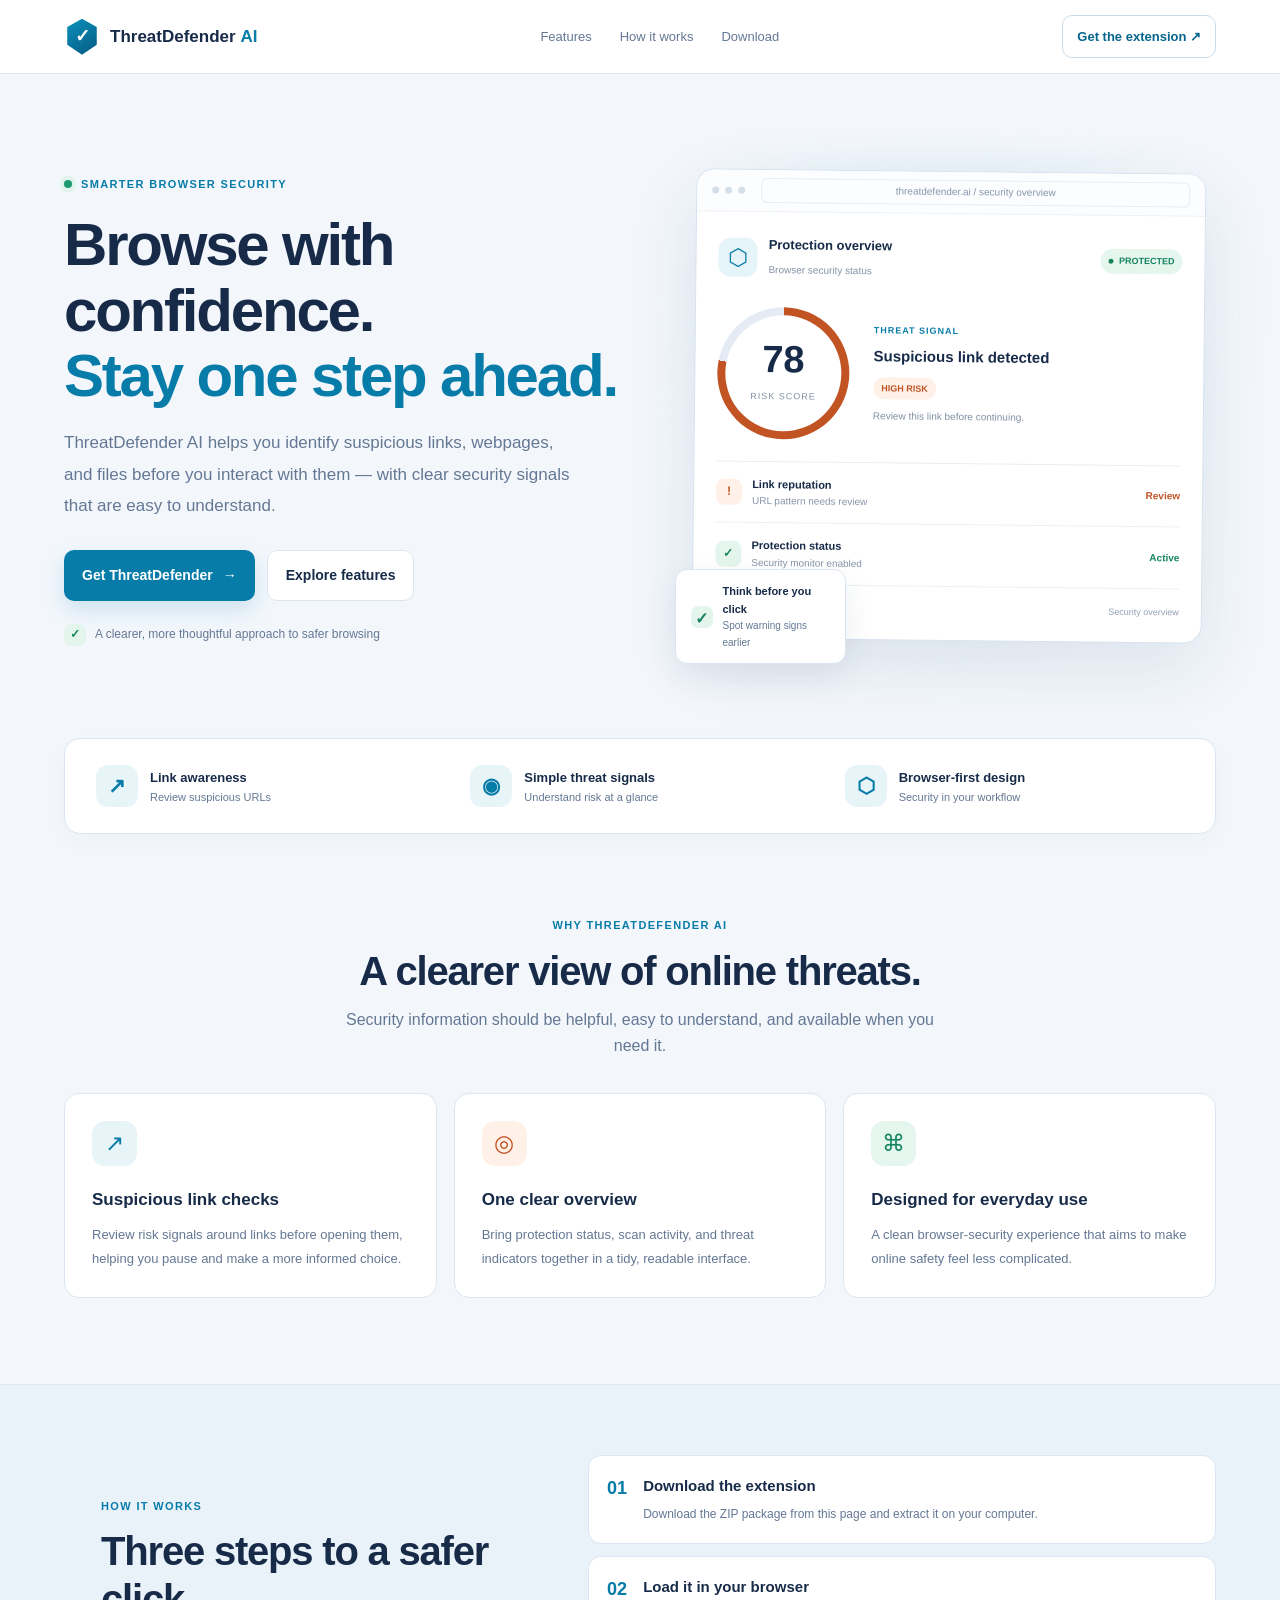
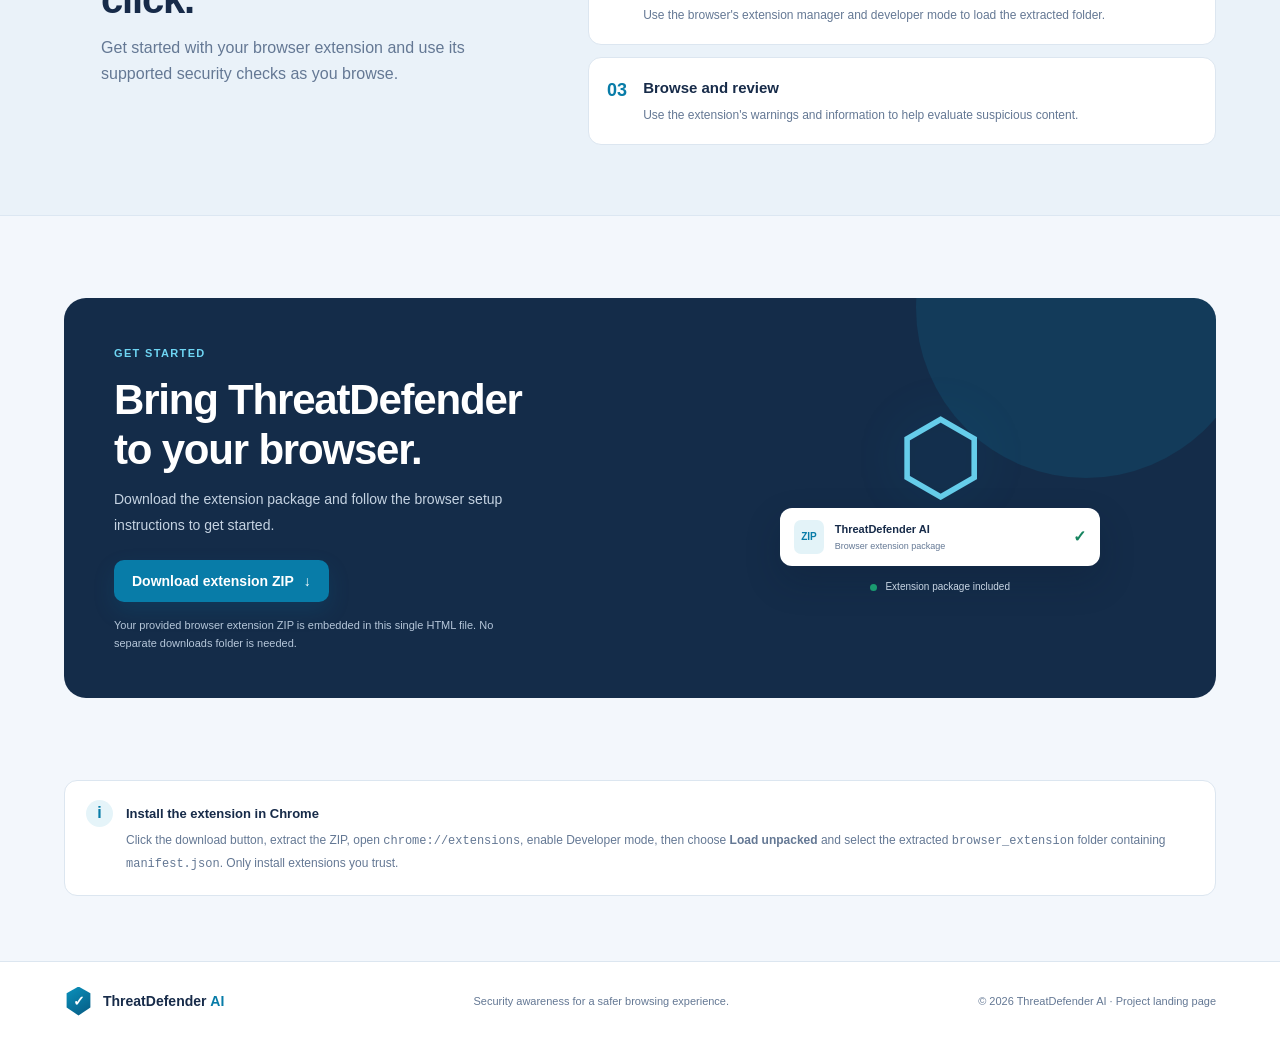
<file: ThreatDefender_AI_Landing_Page.html>
<!DOCTYPE html>
<html lang="en">
<head>
<meta charset="UTF-8"><meta name="viewport" content="width=device-width, initial-scale=1.0">
<meta name="description" content="ThreatDefender AI browser extension for clearer security signals and safer browsing.">
<title>ThreatDefender AI — Safer Browsing</title>
<style>
:root{--ink:#172b49;--muted:#647894;--blue:#087ca8;--blue2:#05668d;--line:#dce6f0;--bg:#f3f7fc;--green:#16845f;--orange:#c25424}*{box-sizing:border-box}html{scroll-behavior:smooth;scroll-padding-top:90px}body{margin:0;background:var(--bg);color:var(--ink);font-family:Inter,"Segoe UI",Arial,sans-serif;line-height:1.65}a{color:inherit;text-decoration:none}.wrap{width:min(1160px,90%);margin:auto}header{position:sticky;top:0;z-index:5;display:flex;align-items:center;justify-content:space-between;gap:20px;padding:15px 5%;background:#ffffffed;border-bottom:1px solid var(--line);backdrop-filter:blur(12px)}.brand{display:flex;align-items:center;gap:10px;font-weight:850;font-size:17px;white-space:nowrap}.brand b{color:var(--blue)}.mark{display:grid;place-items:center;width:36px;height:36px;color:#fff;background:linear-gradient(145deg,#0a94bf,#07577f);clip-path:polygon(50% 0,91% 23%,91% 72%,50% 100%,9% 72%,9% 23%);font-size:18px}.nav{display:flex;gap:6px;align-items:center}.nav a{padding:8px 11px;border-radius:9px;color:var(--muted);font-size:13px}.nav a:hover{background:#e8f4f8;color:var(--blue2)}.top-cta{padding:10px 14px;border:1px solid #c9dce9;border-radius:10px;color:var(--blue2);font-size:13px;font-weight:750;white-space:nowrap}.hero{display:grid;grid-template-columns:1.03fr .97fr;align-items:center;gap:52px;padding:82px 0 74px}.eyebrow{display:flex;align-items:center;gap:9px;color:var(--blue);font-size:11px;font-weight:850;letter-spacing:1.35px}.dot{display:inline-block;width:8px;height:8px;background:#1a9b70;border-radius:50%;box-shadow:0 0 0 4px #e0f4ec}h1,h2,h3,p{margin-top:0}h1{font-size:clamp(38px,5vw,60px);line-height:1.09;letter-spacing:-2.2px;margin:19px 0}h1 span{color:var(--blue)}.lead{max-width:520px;color:var(--muted);font-size:17px;line-height:1.85;margin-bottom:28px}.actions{display:flex;gap:12px;flex-wrap:wrap}.btn{display:inline-flex;justify-content:center;align-items:center;gap:10px;padding:13px 18px;border-radius:10px;font-size:14px;font-weight:750;transition:.2s;border:0;cursor:pointer}.btn:hover{transform:translateY(-2px)}.primary{background:var(--blue);color:#fff;box-shadow:0 9px 22px #087ca82a}.primary:hover{background:var(--blue2)}.secondary{background:#fff;border:1px solid var(--line)}.privacy{display:flex;align-items:center;gap:9px;color:var(--muted);font-size:12px;margin-top:23px}.check{display:inline-grid;place-items:center;flex:0 0 22px;height:22px;border-radius:7px;color:var(--green);background:#e3f5ec;font-weight:900}.visual{position:relative;padding:15px 4px 23px}.visual:before{content:"";position:absolute;inset:0;background:radial-gradient(ellipse at 50% 40%,#d5edf5 0,#e7f1f8 44%,transparent 74%);filter:blur(12px)}.dashboard{position:relative;max-width:510px;margin:auto;overflow:hidden;background:white;border:1px solid #d7e3ef;border-radius:18px;box-shadow:0 25px 70px #1b3a5b1a;transform:rotate(.6deg)}.browserbar{height:42px;display:flex;align-items:center;gap:6px;padding:0 15px;background:#fbfdff;border-bottom:1px solid #edf2f7}.browserbar i{width:7px;height:7px;border-radius:50%;background:#d4dfea}.address{flex:1;margin-left:10px;padding:3px 10px;border:1px solid #e5edf4;border-radius:6px;text-align:center;color:#8796a9;font-size:10px}.dash-inner{padding:22px}.dash-title{display:flex;align-items:center;gap:11px}.shield{display:grid;place-items:center;width:39px;height:39px;border-radius:12px;color:var(--blue);background:#e5f4f9;font-size:23px}.dash-title strong{display:block;font-size:13px}.dash-title small{color:#8493a7;font-size:10px}.pill{margin-left:auto;color:var(--green);background:#e4f6ed;border-radius:30px;padding:5px 8px;font-size:9px;font-weight:850}.pill:before{content:"";display:inline-block;width:5px;height:5px;margin-right:5px;background:var(--green);border-radius:50%}.risk{display:grid;grid-template-columns:138px 1fr;align-items:center;gap:18px;padding:25px 0 22px;border-bottom:1px solid #e8eef5}.gauge{width:132px;height:132px;display:grid;place-items:center;position:relative;border-radius:50%;background:conic-gradient(var(--orange) 0 78%,#e4ebf4 78% 100%)}.gauge:before{content:"";position:absolute;inset:8px;background:#fff;border-radius:50%}.gauge div{position:relative;text-align:center}.gauge strong{display:block;font-size:38px;line-height:1.15}.gauge small{color:#8492a5;font-size:9px;letter-spacing:1px}.signal{color:var(--blue);font-size:9px;font-weight:850;letter-spacing:1px}.risk h3{font-size:15px;line-height:1.4;margin:7px 0}.danger{display:inline-block;color:var(--orange);background:#fff0e8;border-radius:30px;padding:4px 8px;font-size:9px;font-weight:850}.risk p{margin:9px 0 0;color:#8190a4;font-size:10px}.scan{display:flex;align-items:center;gap:10px;padding:13px 0;border-bottom:1px solid #edf1f6}.scan-icon{display:grid;place-items:center;width:26px;height:26px;flex:0 0 26px;border-radius:8px;color:var(--orange);background:#fff0e8;font-size:12px;font-weight:900}.scan-icon.ok{color:var(--green);background:#e4f6ed}.scan strong{display:block;font-size:11px}.scan small{display:block;color:#8795a8;font-size:10px}.scan-status{margin-left:auto;color:var(--orange);font-size:10px;font-weight:800}.scan-status.ok{color:var(--green)}.dash-foot{display:flex;justify-content:space-between;gap:10px;padding-top:16px;color:#91a0b2;font-size:9px}.float-card{position:absolute;bottom:0;left:-8px;display:flex;align-items:center;gap:10px;padding:12px 15px;background:#fff;border:1px solid var(--line);border-radius:12px;box-shadow:0 12px 32px #203d5b16}.float-card b,.float-card small{display:block}.float-card b{font-size:11px}.float-card small{color:var(--muted);font-size:10px}.highlights{display:grid;grid-template-columns:repeat(3,1fr);gap:15px;padding:21px;margin-bottom:82px;background:#fff;border:1px solid var(--line);border-radius:16px;box-shadow:0 8px 24px #243e5907}.highlight{display:flex;align-items:center;gap:12px;padding:5px 10px}.hi-icon{display:grid;place-items:center;width:42px;height:42px;flex:0 0 42px;border-radius:12px;color:var(--blue);background:#e7f4f8;font-size:21px;font-weight:800}.highlight strong,.highlight small{display:block}.highlight strong{font-size:13px}.highlight small{color:var(--muted);font-size:11px}.section{padding-bottom:86px}.section-head{max-width:610px;margin:0 auto 34px;text-align:center}.section-head .eyebrow{justify-content:center}h2{margin:12px 0;font-size:clamp(29px,3.2vw,40px);line-height:1.2;letter-spacing:-1.2px}.section-head p,.how-copy p{color:var(--muted)}.features{display:grid;grid-template-columns:repeat(3,1fr);gap:17px}.feature{padding:27px;background:#fff;border:1px solid var(--line);border-radius:15px;transition:.2s}.feature:hover{transform:translateY(-4px);box-shadow:0 14px 30px #203d5b0d}.feature-icon{display:grid;place-items:center;width:45px;height:45px;margin-bottom:20px;border-radius:13px;background:#e7f4f8;color:var(--blue);font-size:23px}.feature:nth-child(2) .feature-icon{background:#fff0e8;color:var(--orange)}.feature:nth-child(3) .feature-icon{background:#e4f6ed;color:var(--green)}.feature h3{margin-bottom:9px;font-size:17px}.feature p{margin:0;color:var(--muted);font-size:13px;line-height:1.8}.how{display:grid;grid-template-columns:.85fr 1.15fr;align-items:center;gap:60px;padding:70px 5%;background:#eaf2f9;border-block:1px solid #dce7f2}.how-copy{max-width:390px}.steps{display:grid;gap:12px}.step{display:flex;gap:16px;padding:18px;background:#fff;border:1px solid #dce6f0;border-radius:13px}.step-num{color:var(--blue);font-size:18px;font-weight:850}.step h3{margin:0 0 5px;font-size:15px}.step p{margin:0;color:var(--muted);font-size:12px;line-height:1.75}.download{padding:82px 0}.download-card{display:grid;grid-template-columns:1fr .8fr;align-items:center;gap:36px;overflow:hidden;position:relative;padding:46px 50px;color:#fff;background:#142c49;border-radius:22px}.download-card:after{content:"";position:absolute;width:340px;height:340px;top:-160px;right:-40px;border-radius:50%;background:#0d8db528}.download-copy{position:relative;z-index:1}.download-copy .eyebrow{color:#6ed5f3}.download-copy h2{font-size:clamp(30px,3.4vw,42px)}.download-copy p{max-width:440px;color:#c5d3e2;font-size:14px;line-height:1.8}.download-copy .btn{margin-top:8px}.hint{display:block;max-width:410px;margin-top:14px;color:#b6c7da;font-size:11px}.download-art{position:relative;z-index:1;display:flex;flex-direction:column;align-items:center;justify-content:center;min-height:220px}.big-shield{color:#66cdea;font-size:100px;line-height:1.1;text-shadow:0 0 48px #13a1cf45}.file-card{display:flex;align-items:center;gap:11px;width:min(100%,320px);margin-top:-3px;padding:12px 14px;color:var(--ink);background:#fff;border-radius:12px;box-shadow:0 15px 35px #081a2b35}.zip-tag{padding:9px 7px;color:var(--blue);background:#e3f3f8;border-radius:7px;font-size:10px;font-weight:900}.file-card b,.file-card small{display:block}.file-card b{font-size:11px}.file-card small{color:var(--muted);font-size:9px}.file-check{margin-left:auto;color:var(--green);font-weight:900}.ready{display:flex;align-items:center;gap:8px;margin-top:13px;color:#cad7e5;font-size:10px}.ready .dot{width:7px;height:7px;box-shadow:none}.notice{display:flex;align-items:flex-start;gap:13px;margin-bottom:65px;padding:19px 21px;background:#fff;border:1px solid var(--line);border-radius:13px}.info{display:grid;place-items:center;width:27px;height:27px;flex:0 0 27px;border-radius:50%;color:var(--blue);background:#e5f4f9;font-weight:900}.notice strong{font-size:13px}.notice p{margin:4px 0 0;color:var(--muted);font-size:12px;line-height:1.8}footer{display:flex;align-items:center;justify-content:space-between;flex-wrap:wrap;gap:15px;padding:25px 5%;background:#fff;border-top:1px solid var(--line);color:var(--muted);font-size:11px}footer p{margin:0}footer .brand{color:var(--ink);font-size:14px}footer .mark{width:29px;height:29px;font-size:14px}
@media(max-width:900px){header{flex-wrap:wrap;gap:12px}.nav{order:3;width:100%;justify-content:center}.hero{gap:28px;padding:60px 0}.risk{grid-template-columns:110px 1fr;gap:12px}.gauge{width:108px;height:108px}.gauge strong{font-size:32px}.dash-inner{padding:17px}.how{gap:30px}.download-card{padding:36px 30px}}@media(max-width:650px){header{position:static;padding:14px 5%}.brand{font-size:15px}.nav{justify-content:flex-start;overflow-x:auto}.nav a{white-space:nowrap;padding:7px 9px}.top-cta{margin-left:auto;font-size:11px;padding:8px 10px}.hero{grid-template-columns:1fr;padding:48px 0 55px}h1{letter-spacing:-1.6px}.lead{font-size:15px}.visual{margin-top:8px;padding-inline:2px}.float-card{left:0}.highlights{grid-template-columns:1fr;gap:8px;margin-bottom:60px;padding:15px}.highlight{padding:5px}.section{padding-bottom:62px}.features{grid-template-columns:1fr}.feature{padding:23px}.how{grid-template-columns:1fr;gap:22px;padding-block:52px}.download{padding:58px 0}.download-card{grid-template-columns:1fr;padding:31px 22px;gap:15px}.download-art{min-height:185px}.notice{margin-bottom:45px;padding:15px}footer{display:grid;gap:10px}}@media(prefers-reduced-motion:reduce){html{scroll-behavior:auto}*,*:before,*:after{transition:none!important}}
</style>
</head>
<body>
<header><a class="brand" href="#top"><span class="mark">✓</span><span>ThreatDefender <b>AI</b></span></a><nav class="nav" aria-label="Main navigation"><a href="#features">Features</a><a href="#how">How it works</a><a href="#download">Download</a></nav><a class="top-cta" href="#download">Get the extension ↗</a></header>
<main id="top">
<section class="hero wrap"><div><div class="eyebrow"><span class="dot"></span> SMARTER BROWSER SECURITY</div><h1>Browse with confidence.<br><span>Stay one step ahead.</span></h1><p class="lead">ThreatDefender AI helps you identify suspicious links, webpages, and files before you interact with them — with clear security signals that are easy to understand.</p><div class="actions"><a class="btn primary" href="#download">Get ThreatDefender <span>→</span></a><a class="btn secondary" href="#features">Explore features</a></div><div class="privacy"><span class="check">✓</span> A clearer, more thoughtful approach to safer browsing</div></div>
<div class="visual" aria-label="Illustrative security dashboard preview"><div class="dashboard"><div class="browserbar"><i></i><i></i><i></i><div class="address">threatdefender.ai / security overview</div></div><div class="dash-inner"><div class="dash-title"><span class="shield">⬡</span><div><strong>Protection overview</strong><small>Browser security status</small></div><span class="pill">PROTECTED</span></div><div class="risk"><div class="gauge"><div><strong>78</strong><small>RISK SCORE</small></div></div><div><div class="signal">THREAT SIGNAL</div><h3>Suspicious link detected</h3><span class="danger">HIGH RISK</span><p>Review this link before continuing.</p></div></div><div class="scan"><span class="scan-icon">!</span><div><strong>Link reputation</strong><small>URL pattern needs review</small></div><span class="scan-status">Review</span></div><div class="scan"><span class="scan-icon ok">✓</span><div><strong>Protection status</strong><small>Security monitor enabled</small></div><span class="scan-status ok">Active</span></div><div class="dash-foot"><span>ThreatDefender AI</span><span>Security overview</span></div></div></div><div class="float-card"><span class="check">✓</span><div><b>Think before you click</b><small>Spot warning signs earlier</small></div></div></div></section>
<section class="highlights wrap"><div class="highlight"><span class="hi-icon">↗</span><div><strong>Link awareness</strong><small>Review suspicious URLs</small></div></div><div class="highlight"><span class="hi-icon">◉</span><div><strong>Simple threat signals</strong><small>Understand risk at a glance</small></div></div><div class="highlight"><span class="hi-icon">⬡</span><div><strong>Browser-first design</strong><small>Security in your workflow</small></div></div></section>
<section class="section wrap" id="features"><div class="section-head"><div class="eyebrow">WHY THREATDEFENDER AI</div><h2>A clearer view of online threats.</h2><p>Security information should be helpful, easy to understand, and available when you need it.</p></div><div class="features"><article class="feature"><div class="feature-icon">↗</div><h3>Suspicious link checks</h3><p>Review risk signals around links before opening them, helping you pause and make a more informed choice.</p></article><article class="feature"><div class="feature-icon">◎</div><h3>One clear overview</h3><p>Bring protection status, scan activity, and threat indicators together in a tidy, readable interface.</p></article><article class="feature"><div class="feature-icon">⌘</div><h3>Designed for everyday use</h3><p>A clean browser-security experience that aims to make online safety feel less complicated.</p></article></div></section>
<section class="how" id="how"><div class="how-copy wrap"><div class="eyebrow">HOW IT WORKS</div><h2>Three steps to a safer click.</h2><p>Get started with your browser extension and use its supported security checks as you browse.</p></div><div class="steps"><div class="step"><span class="step-num">01</span><div><h3>Download the extension</h3><p>Download the ZIP package from this page and extract it on your computer.</p></div></div><div class="step"><span class="step-num">02</span><div><h3>Load it in your browser</h3><p>Use the browser's extension manager and developer mode to load the extracted folder.</p></div></div><div class="step"><span class="step-num">03</span><div><h3>Browse and review</h3><p>Use the extension's warnings and information to help evaluate suspicious content.</p></div></div></div></section>
<section class="download wrap" id="download"><div class="download-card"><div class="download-copy"><div class="eyebrow">GET STARTED</div><h2>Bring ThreatDefender<br>to your browser.</h2><p>Download the extension package and follow the browser setup instructions to get started.</p><button class="btn primary" id="downloadBtn" type="button">Download extension ZIP <span>↓</span></button><small class="hint">Your provided browser extension ZIP is embedded in this single HTML file. No separate downloads folder is needed.</small></div><div class="download-art"><div class="big-shield">⬡</div><div class="file-card"><span class="zip-tag">ZIP</span><div><b>ThreatDefender AI</b><small>Browser extension package</small></div><span class="file-check">✓</span></div><div class="ready"><span class="dot"></span> Extension package included</div></div></div></section>
<aside class="notice wrap"><span class="info">i</span><div><strong>Install the extension in Chrome</strong><p>Click the download button, extract the ZIP, open <code>chrome://extensions</code>, enable Developer mode, then choose <b>Load unpacked</b> and select the extracted <code>browser_extension</code> folder containing <code>manifest.json</code>. Only install extensions you trust.</p></div></aside>
</main><footer><a class="brand" href="#top"><span class="mark">✓</span><span>ThreatDefender <b>AI</b></span></a><p>Security awareness for a safer browsing experience.</p><span>© 2026 ThreatDefender AI · Project landing page</span></footer>
<script>
// The ZIP provided by the project owner is embedded below, so this remains a single-file landing page.
const extensionZipBase64 = 'UEsDBBQACAgIAImNSF0AAAAAAAAAAAAAAAAcACUAYnJvd3Nlcl9leHRlbnNpb24vY29udGVudC5qc3VwIQABCuMlMGJyb3dzZXJfZXh0ZW5zaW9uL2NvbnRlbnQuanONVm1v2zYQ/t5fcVGHQkId2k7cpJDmFqnTD8MytFjzrcgKWjxZRChSI6nYXur/vqNeHDsriiFAZPKOx3t5njuOx7AwSmHuHdR8heDkSnPlIK65c2tjBRQSlRhBYWwFntsVejeCUgqBGmRheYUuAa4FcHfvwJcIN58WVzeAeiU1shdx0ejcS6MhTuDxBdAhiNdSC7Nm3tRwMp9Dt0zAom+sznqlk/Ffpfe1e5/+MmYenY+VyXkwxWprvMmNSuD7d/gaTc8u2YT+ptEIoqCkSuN8dMekzlUj0D2dDAJNTidPt9F1ex+XXGu0sUXXKN/5C5Ab7TyEkzAHYfKmQu1ZbpF7/KgwrOJIyIcoyQ70rTFBPxxj3Huel19KTmHGj1AZgSlEuTIORQS7o3NLbv/fNaTIHPor761cNh7jyBqFIQVcofVHan6rkOXO3eImOBXVxskQcFrIDYqMCpFOMoWFp4+VqzJ8/zmlsuAmPZvOLmdvzy9ml9mS5/[base64]/O3aU1qXXP0krIdKbfWJJ93ls19JV0g3BB4X/oLSifiP1aYtL3niT5Y11hLbayODgHh+zAI+zenNgiyQfH+imG0m4CpQmtsn8nthBKZm/62hpsTIPlKMDpvC6plzHVItRsNNLApcHEWn1u/vQhx998L3mopRKxOGiVn931Ghso+Nn/YW7z2uK+uRkb/fvBu32C4b+bCgCqevGf/XbGudDae6OkRu6tCMbV9byLSusqeK9sVaWMEdpwHgygikVv+J1HBdtQqgt8da1FArW/WrhGtrT0R197//[base64]/fGaJhuBOvDkqaCzCfEZaK4MLC2pNMgIaV7SlxwUf6Bz5ArVOqCIVINjxImab5XhIoVHaKxK4WlcWixG4KVXpL33oF2PWo9HweFvQzzf2tdC2gXRPRr2r4Vv/WshHRC0g92or1/otUeo6F4AzyJQ3PmP1lIGqWYndGT4MnN/+Hh4MhBkR23v3RzOJ33XHiQ92MNDJPpAj5ffo+TgHdBr7aG268kMVHF/S26Zxsfk4QjeUvqzF7skpv//AlBLBwhRhhKruwQAAFkJAABQSwMEFAAICAgAiY1IXQAAAAAAAAAAAAAAACIAKwBicm93c2VyX2V4dGVuc2lvbi9pY29ucy9pY29uMTYucG5ndXAnAAHkv8/0YnJvd3Nlcl9leHRlbnNpb24vaWNvbnMvaWNvbjE2LnBuZwF3AIj/iVBORw0KGgoAAAANSUhEUgAAABAAAAAQCAYAAAAf8/[base64]/v7f785eNFMeHoDw8CMKDIDwI4kMgPAjCgyA+BMKDIDwIwoMgPgTCgyA8CMKDID4EwoMgPAjCgyA+BMKDIDwIwfEfA0Fp+NcBoeBy/9+4LZSGB6Hscr8FgvBfCg9C0eXebcFPvatBMoCrBoDS8NMhVACYNgCUhp8IYSWAtAGgNPwECGsAnBlmE4J4AFfG2AAhFsCUy3H6bSESwMSFpyKIApCw5DQIMQDSfrpSvt9qAIl/TwEg8FctAIYsccM/TQMQ/h8wAJy8uG2fSwBg0UeyJvy5AAAAAAAAAAAAAAAAAAAAAAAAAAAAAAAAAAAAAAAAAAAAAAAAAAAAAAAAAAAAAAAAAAAAAAAAAAAAAAAAAADAo2EeDfNwqIdDPR7u8XAHRDggwhExjohxSBQAjombj9VBkR9aclp4R8V+aOlTvg+HRV+w/OTwjot/I8aG8F4YMXC8MMIrYwDw0igAvDYOAC+OBGAZhKn7qANwNoTpezi+ORs/krXpI2nHWdOGQPhSCMKX3hZc7kshCF98WxC+FILw5bcF8UEQHgThIRAfBOFBEB4E4SEQHwThQRAeBOEhEB8E4UEQHgThIRC/[base64]/ijQi1YOqEwrR8wK9KASYT6KKZ8+fmJfttlh+1X1CJ0L+owG/vyG70NClV/whN5ggudX2SxA6aw/Q0J3FJRnhzQgZgEMP22WnSbixE2t+iS7YGbQThEdxUUl5vMEIEdlfXnwM27eLilvRPtf7SuxPFiCyFRlE9fg4QDWHEUlJ9oX7hlTmDbUcHisQToweesZLCkqX6OrUfwDKQ0U/4paXeOUkRk2h/1+dcMtyxsmY3W+5umU6e/yXClH7nDtAy6KgHKIkbvr8MSFwWZwQRk0O54CstSKgif2unABHUaEUwoja4FAqKdk8wzoe24Jgoc5TAnCxRdkZLZpdys8ucpzzViYTe5Rn7XDZ2MSEn0GqYPBGqbYVGKK4a4bY9+2WKWzrYmrh33dlHNYxNEu0E3imOyo0iygbC0rVXGi/VJAy5Sz6mSz2K/p1MLDKzf/wm3n3nMSlfqy0j863vmzWLbThxDRI1P+hizZ5BzUSLIkG7WSb5j9owIxBY1Fg3v6m3EDlSt4ZP8KU1lYyrzFdTzJ0vkDD8Jn6yfmEBIc9jDyT0a6drdKKZvtJCTpZGMGSnq5GOv73c86r8XDR9WUqyo3Vg/+L1BLBwgOXj40BwIAAAEEAABQSwMEFAAICAgAiY1IXQAAAAAAAAAAAAAAACIAKwBicm93c2VyX2V4dGVuc2lvbi9pY29ucy9pY29uNDgucG5ndXAnAAE2kDIbYnJvd3Nlcl9leHRlbnNpb24vaWNvbnMvaWNvbjQ4LnBuZwH0AAv/iVBORw0KGgoAAAANSUhEUgAAADAAAAAwCAYAAABXAvmHAAAAu0lEQVR42u2aSQqAMBAE8wJf6A/8/1nx4CUgEqZna7sh9yoCOkvGUN6zHft5n7bg82kNX17iC7ysyCp4GREreKoIGj5MwgvcXSQKHC5iBXiSIoIAnxMi4QEeKuIJjhCBC1iTJrAChxQxC1hgECKuAojbSxOI+tTCBVA/[base64]/byBF+X2D/A2PDwMgRZR6irsEuYjibwECQLNbZAMEiD02yKTHDQyCpOdbwf09VH2R3sylpxka83hmp2Ud1Xf1VVdO7pq475/P33zlOUhd147bJgZZ056SkubvFZtfNq7ud85quM5+moqk8dTSFxm0ce2QrGo/kSBto9FJ/7Ud9Y0ULaPSXge9TtdFtSN6yWXwSxMFKPCvyCpZ/HZClF25EG0kSWnXYmiVL4mmtbts1dbWHh8so3cZL/SGn3VsFni/JbEmGCyw3SbL1RdsDaaqcTUK9LawsmlNS7dmWkuUyDeTUSZN3eUJwVzRd+WvZuz2QtH7YOZ7jB8dHJ/TgR7OPyY03d/jfRbCcic5AXEOqhLrpqSFdXlc7ZxV5ZcseZzWQnpEyL552zqtPdF9T59ePzr9Ik5O4oK/mQyN8bp/ajpbuKZ87LjkeC+ryFnhCqtZtaZNnMO2X77/bobR/S0lH3A7F/MOrIt8fulf/[base64]/ytDvsnHAFK7NncZ0+4TPS7HPQMe+WS3nn3JPmhgl2duvEJLnbN/WpSmU7EyQ8QU3cOX54fHznL6IptVP0jK156rq6mjsEFuYT5NUBnnJqsVWjgctppgwdeqgD+bNdVien1r3P2xxMARbRG2Bofeq4BqEI2rrIU20hoS2wnujo1lnWUqAyFDxbMN0GQbUlKQqTXPaQU9t3YAYLUoRFfV/[base64]/niTV04L7mCuKz64iTdzlTOznoENSfNTi/pgSv7ipL7fT8q5Ohvttb3fD1oYROoG+bcsLwrJJ7SaOzqyWd4s/Y6/2PRNuJX/1qgsjGTr6kfSHZw/8l+frUsM1joMT+rj01hQTDl6A1oAAjGHxIalMt0taAdyc1HrmQq7Cy+g5WistHRuAG5Xg6YtR5omfYOyyoYxEr8/CNrWkTdeduGHclVuvrB/VNP2SjMeVB+nODZ1R9l4UP4UTqqubsCfkYoUT20OvrojHX2Bba2u2TFXVm3LK9zyFGFOPiYtHxRzreql6l2kcUToK8e+BA95ZkmPyrGM/4GbnzYfNsrxV2A8CNBAPk1/OFmpXwDNR3ICGMOIHtMhgMXzSZEDn0sNHGcozAlyJHR5Pj39yCmCcjhD3P4EN3XrojtF5eOEnHGvw1Fjc7X68WLzoVblnTiIBDyFDsmpaXHYEfwZI4NtPufnCJsSeALo3aGkBUwiVrY86BdSmkfM2x3qe3Z+q/OMPO8khtLkoPl4X7Ml/s3m42G7KNYPuMLYxa81F5+gXxAe/pznL2vU0wRx4XQYsmhPvJMJedkcZ8b1s6sD46JO7oStIOSSGGd8djDn5gfSfYJkqZsAXkMMCL6QFPJbSjuSF1w9egFdrYGT+I2jHtUehTdi32YGVc85Ejgc7a0GvzI4r0xpsk031KVmqEvDUJfPwEHPNM5epS9ap74TXeM3msZv/p8az+VlxSpKqOZJfvojCBNG5kRnA5KXgA6JOYYlECSh+8kKVEMegd5qsCfsJxfnPbMbBq+HgbQo8iOc56BIB5ybRRXI9YeGHPmaDW0TohwYUuM8TeM8qXFuTGA+2TKaYAcsxuQIWkeNG+yA24soGpz3AxGBpGrT0HswjgiNg/1gWxqzgQ0WZy7CNBg2NsZLEdW0sW7kzugTjZv6weLM7CZyVvQb7zzeNDd08JWEAcbQHlNSReDs4DCUNYjsWDqSy4zAZ0keexNbsnhjxDkmd4oGxdSLcQ5sjGWmRtZiXQZB0OCv1pLBeq/fMLEGetQ+/fCqa04UThQcR6q8FLEidjsB0DsVLcXggp/cgLvc+tQBwsnyCgQq+HkqgXtPriHAi546VANsPCskwYOCYj6Je/RnutfgzMmjO9Imb+/cFqJkeoF4MEeKqwnyA5nDkLB97NEFIjdWMaKy0B8rl1WzVqhYbOA9ig9+V6eSNnmyczoSnwrSYEM7Wg/mqK5wof7gZvqxHHu09B5zUqArJQX2lpg+1acbIP/58QfY33i0gtBxOHQGcN9ddZIMkhiN/HHCs49SV8935MY68pAar3WJ59uXrR+TdG+LZoXLFOzJ8k46FsWk0L+t7QalBDgjg9pujUPwWrfrLXuHeO9+ev+Xn0Yw/0JoGoxjL5uRXZUrEsFuYM8UAX2/fvr544eP//j10/VU9lHrJUKVuPgaWodoeJLcP7//+19/+gWoBaB+73745eM/P354/7frSR8C3Eu0q0H0NcQrofME9QeAo09JXaKRHmsZWja0gAPoHnysGbDATxf8MLQx4FacyqrF/kdKuptwjn4BzlcsPflZg4voI+Bs0rqvV8fH2YBCuEnIs2jDjqJIO4oCgZJ4EmwwV5GGl5msR7fLWVLeZR+kCF7TkMZ0c3vNVvmh00MCM29tO0rNs8hTCMesdWhHd9IFYJEEnI6LaUmM+YunfV3dBNEbB4W3Fr8xR4+5J96y3cCHQH7w8MGgNKz6GcSqsuhB/cAbW7IBXEp8B96rI0cXjwwW9coJNC/FvmR1UwJiAXWjN/5MaXRrQE4oUMksNYvR93ICb0hYQKwEPbUmAa61NnNfvJYpshsKjGL7ZIuLjY/KoDPYfpwngJZ/z2lzswjAljcRlk7hB6LMGYipO8z5VCA/0jnhYq3jMT43e+geD/BgpkC0nhw3pUzNgFHJjSIHpgUz5y148LKdzS2z6dp9GRX08j83zAQDWLJUqa0IVmUHDqosEJ/3oM7aBvva8hS354x5oLmLqFVHdjmYz97NTlUiklwXpDJXBaB9+SYcB5MqNQJBlHwLoHAnVqOc9zKeW6WNYb9b1indCQ3CDMBcqQJJwfTpt98xrypCc24IMJQFHxVt2xsfC7lO2tRHkae5YU6S/T95EiiW7oSRccrMbBbMysUWAoH7fYNZAh12jZ6UBzngUFia2pgLywz3VJlscYS4umVx9IiYxTYyaWFLq1VXC0NN8nrGBrfmOMlnna2csWgRJsM9djpp4bBBIcS3BUS4bEPqwlMrhf18iqzOLat2swtwOUXSiDNTRC0nt89iQhsh2oJpXpZGamTFu/BBoB/7unkyonJWhT4bMmxHsJeVeiy1uOfDekaZjETVMGVjixCvjQSVWUUkKHJbBc06Bv/HGxy77TsKHjsHbnTATOa1Gb4CMyYwh/MOKZoYdWr2tEqsg8LJQQB/gHUts2lzZHB2uaShjExS2MYFk+OAv3e2EdM01llGG3NIeJa4ElGvbUgoQ2d2n+mB3FMNF5MYQrQT+vfeosPbczlfCe36KyH2KqKAXC4cylXXSp+kABhBEH084uWEVSBRDoMdYPUQpaStlmQExN1pcfvFPJBn3gbZ6tCbJ3Om76So6/[base64]/J9hcvJ/jX1e+unxrxzuvpaE9zaRwDQ4khiQmSkyjnofgUrY/knJJihrk3ddrlD5BYDuSlbVK2jFIrdaReDnU7OQWJGaq+S2qKmI5eQ9tZVauTJVTKfjxcqb4CrhxbOo94mkXcGGCnlK7yTKVgzDyjOPEvfAqlhVyS9Fo0AP9gqGxWH/Z8twlFjVnwOZ1IuYLxgHiug8QZxqTmWJPRL+23Yyp4Zdy5Xkn5nCPeaHpjZ4FVjVvo52nCPgVkGDw/mUXRs5C5HXkXWZIn0UYbfDbZFFDex7yGhmdJegrUqPnSQLMVZCKnUSmIwkm7VoZZDuTdN2QbiIyvIK68qmYQFBL7XrsgBJEWLE+i9ksCxX5bofgirnN6bs+Ve0KyFaC1ZA9PXPZW4AmXRfl8dHQpIYYEcB0Kq4eKjNtDezD0ZC4lcqthu/[base64]/+WXRbgW6HcDAm5Q3zIeUYjvEdGLrg3jZHwitz3k1BaKygBew/b+JSw/hPDfIky0HEJ202u7p4JlrBqIkqdAuXJHt6v3e4bMe5FFOvC41h1sngtLLuERlrIbOQ8r+V97NbV/Ewb3hnBY6n9Li8xyyxcV+qpL58PVAfsrHvrC/TYuvIh0+VJZVeO1JIDwIrGO71st0BUYRwEA7vvDUBDMYuqnVJfY65D4a19kvtgUJckrPSW7Wnr6azjk1NXqEcO8QB9YsVn6N2mGwtI23QamEqDKDvN6g9GySdilMDXi2+h0eMoxyVdlQlJWpes4JInSI6lTNIcH0CQ3bii5Q28Mv5Cf6kTnj2ue3zsT/fHoFAnU2UI0jqR+EisP+/NIqxvz8Htsra/XJCRheNYhWUWuFW+tFqhQI8+4kfX1U8vvUpE07ZKdBsaCdSeUyUiFO8FGY5NYW5ir7fr9gOB6GU/ucWSh0IU2/BrZKM/R08BAtwGoNf0TQJKdzn+6o09ZQwAOq+Xmz473RjViz1KpWazQ9nlhX+nqT9TVv+B65mq8Io2rzeVEPYrYcQz9BXPNZrvLd2ybEqu6+oxTVaLg6spjMK48SrKmJl9fO/nKvDxj4ZWeRzeFs9hEdhx247ILF/hzJoUWWIXmXT1BJGbQCRxSncCRpi5tc0vZcYNxutqmNZrg9TW0S6WagNVZpFwG7rB74ULZMU1AnBvliAi3cAbM+BvdljeDAxkbO475IipPCo07S8vjaE8JiGAK7X1T4UZkP9cPLg3Xrj0Z/Zi7vnBtyZOo/IudF6uBF9pa7OjweNnDXNfriRuuL432MGzBLKCalwKvI24yL5/ljwgt+jrX6pbff95J6MhzFrwmylyj8IyPPfZYRwg9hlwjxwxmCptF9BvxTq98V0V7Qwy1gSMM4581WEYjIRwbmkEY5EJkdEpo6pa1LDPgd7Hrt3Pn7W4XUzBSyj6SjPvqNmnqooAo6EDuczxZkGTttXelKjF6JV4Ne23vy+uinfDzPXSEv/[base64]/SJEi5TgoElni7PztzDczu5x8E/NIHgqCUpmx2ddfTdQ3YjhPpg7JHU0hOIZvhCYZkRhFKS4FkVNnJx/cK6exkuOMTJ09JU8FL6WDIp5LkgPnE41lOo3JnkbE1Q/fIZpTSTFzRYQZmQZWj6SSkdkmLQmWr8kDyWNSovlyMjALmofR/[base64]/53ZpMAyRfHUWQWXKPSuUDhG1/tg6I1uFeHaC9EIhaE3+un6d2dwZM9g9RqNvBEaesH+ygs0O4gxF4ju0BvuXaBqmQEYP/o/[base64]/lS0FXyFaaiQ5adWKrj2/LEWc2sxtxbTtA7C2pvMOP/SXdbbCH3AdzDyLuZX8EN9lGQAvy4B9oZiqIHSWHH/3AN6k8oanwBL02wGBpXwYHompnmrJ7m2YdbNRxgM1jmkkriR6hANlDASbw9mbaNwcQbrWtaE5gubhwleM+EQgiEeIRMhH409iAgLvQsXPke6C3T1YSpzKoVt1AApaDODEqUBtbRo7UoLKHCtkhf3GBMw02JM67i7f7dZ3GwWr9Hd/M2ibihbXamNGFbljaJdWUJKUIET8umPf3RjOl/rJYFxlveVOTJLLyl6YINapkLbRDgBmBxrvm/xBen7HPbReD9K3dEKsjLeu6N01ErWCGrgej5GY1sTwRW6hKEBYkGoREIWqvFQcwD9SuV89PnisBC3NdGH+SSHU8JZ1KvVU9w35oDVpqc6pLMVKlWXLbiQA9mW/MmZ3S/mt+5muVpolKD52/nt+/VyXfX6NLBwaRg38wsZGlR6MDsWfg8yMXAdBBWukFiS9mwxyjUdlVxlXT3sRLV/uieqYTAqm0BlHA5SiOQJzQ1Qe+eS9ak3VLsMDhcHV0WgAvOOqZOVRs1J5CqpkopHOMPxklgheF6bxyao74GMDFtDkSoes1uz4pu5rzweBL5/4nyzl3Yd2ZMSJrW05d6y0Tp24DixrloJ5zRIDb9g8pOEl6p/gGdtpapz2DhhwfO1CZ/WppvKObd7c3DE0yIr5ME5gT8xxG4mWvBVTOcPiJ/+/qsbUAOS7Wyt7aAt7OUx5k852uV4jylkj5HGYWyjOo/qYyimMcq5hGN8xHYxHBNspEyShdd7VuuEotp6ynNyiHi2rTfeoJgaSEoOp/[base64]/v14MtJ6Md4OCFyWjzfM53iMS06jQIWE00gi02OjtJ3KiK0bffTbegScb5pwz0mgWoUrSxw9NjO+MQRTexXbFp/cYk+8sot7zHYkowASv0XB6irht2g5f1JcMP+apWHNOWYm9nbPHuwKAh2dQgssKGPNvaztQgeuPXEnHwq4u2NVrE0Viwb51KOuks61s43U33YYLr8SBvU8MobqdFA9gntBOvuhFutArq1f4IdTzdB/eB6f172CqYEw9HYQfRbQPb3tgcNlufUOxVBObiIqx5bHrLsipYTF54cVnaG5PScBxPBBIG4Pv+ZV0nOX7vZ9u3HTr1ba+7/DO6jqI1vnnGpc7rwVql/auOqt1P96PTR7B9/[base64]/AQgWmn0FgPlB/RBWyPW8DJlwMgWYyB+ao+S3nGLpkQPbx+ih2/[base64]/JDW1DfNfYdLU/HOvcaiyhtBQPlyoXyymgTlaSdH2u10nt/[base64]/t5fcTL74AjIOr6AGo0JSoWQxkCb9hl59q2x5tjBvqSUdf995zTt3gSKosT38txzj+908ImghWPwuILL89MLVFHXP1VUTZIuaEU2+DIN1qKa6CG+i44z2nKJJEUnCthsQIid94B9MhVw/BFM0F2DnsrfHcb1BTrUFCI7q8mBFK+SDhFFURL+oXnwxJEPuGnEPdkD9w/OfnR++XT2dXH+4/JCbBF7jMZqeoHZV/DUrZ1K6Uw1yE5xpcwSoX8r4DVHDkBkyf2Tmt5VV36JMXQJWrXEkYIyJr5IZMWqiRzT406xokyts2zZ8O+1dYRRfg7BofJ8DnGhdC0lDVLewlYEZxlur6uOqAgXDvNJCmdFUXHIs+q07Z5jE2NwLdW26M28ts5IZznljm/EXsOOoTWiKIYc5ZVb/81K1BGvs1g1UTs7PDx6976c8nM0+zCdTg8VkdI3vxJf77qsqXEn1hxnPdHrYPDy/Ns8NG3wmebjItUEXcLnpawx6DPx2GE1GWTVLqTsY3kXPaOc2sTdsWBCO6tvxBtQae01yCdq5e7VSlkCXcfQYEnqKuXy8y7GzIV7z32zxo8DIjahR0mlNRwwMFxZb8KqHGjIUbHMq41BI5r/Mhs5TQAcEtQhZVq8MNzfmqmOhnEDJc8KS8A2z+PJhYCXUNcgseDYiNRFz1YGGxnHzpPlb+Ir/Y4p8SjKW6B1izMQyrmwYgpDjbs9Fdiv9niteUCHnvJ7D1BLBwgEGAEMMAIAABYEAABQSwMEFAAICAgAiY1IXQAAAAAAAAAAAAAAAB8AKABicm93c2VyX2V4dGVuc2lvbi9iYWNrZ3JvdW5kLmpzdXAkAAEgiOa/YnJvd3Nlcl9leHRlbnNpb24vYmFja2dyb3VuZC5qc61XbVMbNxD+7l+xXGcy58acDUlIxpRkgNDWLcEMhukHhsnId7J9+Cw5kg7HJf7v3ZV05ztDIO2UfLC90r4/+6zSbsPlRHFmPvIRFwlXcNiDbRiyeDpWMhcJaK7u0pjDQqopV1Gj3YaegVgKw1Kh4awPCTc8NqkUkMlxGneB33G1RHGcapLGcsY1jJScgZlwvBSzDLgYp4IDM3B43osaaE/br3AAwcSYebfd3tl9G3Xw3073XafTCfaLS6en/b8+f+qdXV2eDPD6Tqc4Oe6f9i9IdA+Dw19PuhD8tDt6m7weBS0YXA3Oe8e9/tWAxOzdHuvEKP54ePbbyYWXxruvd6z0+KJ32Ts+PCXh8PXuq513AawKLzGLMYsDEHwBn9g8bO5D5Q/Lk6sMtt9jEKYFius8M7BqZNzAhLPMTGx8pgudFshpF0Ys07yF9WDDjCddMCrn5KzB9FLEMMqFq+1cahPOmZm0YCiTZRPuGwAuIoUm2YKlBkbcxJOQyvgS3N17mHEzkWg4OO8PLjE5jAL7rLt4FBxjG7kw25fLOQ/wCpvPszRm5LB9q6XAtJ27Lvwx6J9F2qgUGzdahi6GVXMfo0hHEG6pSE6b2GAlF7Y0J0pJFQYUS4DRKNRlJtdWQXGTK4Ey8oEFbKwepOvwMbA6oUuW3HxkhkdCLlC07esZGfgF3iBCmoVdJydHBnFIqk9XKmizedp2WoENsLh/W95fx0qn9U6ug3ItpRZWOnobzZX0I/LZS2Hr4MC1nnoNsEJYYUAQcsz1GfPfQQyCDDYr8LCuqT7MMrngSThBQFVRdA+MTsjrCuMpEo+xozOO3ZOKjfGTaxrqaMxNGFiFoNrS0IquyfYNfPsG2JT3lQQooo2ArMLvBO7/N6BqIAeVELDfdQb5GfYQPB2r85QDjQ6KkFYOs2USQ5aMeWjYsJcUM7/G7FYpKEwzq0UWj0jxkn8l017d4C8cxQ8BefmOxlHJz8cywzErlWP6SbT1hu2xvT1nw/XGAeTHI3BRR8jlSRobOEDABkSrAXyAIIAuDCwZhP6ejqXiBSP8t6gdf1/XHVsY1fKpVX7BlMAorlQWIu9i8asI+uJp+uridMCZiifnTLGZDh0l5F2wKnqdis+iBXeYfxEBxke/cED5WCKhUDzIo2lS0UsTJ262rGlMBoW4V5EzNJ1c3zQjjdTKQ6T9N81ohosj/NqEg/fwNcrYkGfN6FamIgy+ORur6lT5cqpcmBQ/EeqYURj43KOJmWUBAZtA8xK+REb6wB6lVlxf8ZQK5quPRagWze63BCtnv9i5ohsF0fvjFy+gxsVO7Li4GKmSkP2ha+z+em+55VgMtt1wjot1zERAyyt2C8p3apoKWmT4HQ+lyHBDdAsWRZzj7h0xtOteGLT/yJXNQrssWg8ZtdjQ9QQjnf7NkbpeURZOknDc4dwfT/kS11IkaG6a0R3Lcl7bbD5TLL7v3YIPz9hdOra7NZLiiI8QaV6Ek5Ikp6nGVLkKXbvCxKKjIJEkGiF0ec9tjrK0jy25fI16VCt658xcB+WrCksY2EoRRwY3USriLE+4DvOIJAK9NUs3xdtG0NsOqD0gcwVyISBhejKUTCWVEPS6q/VFvo5kSxv7Yrj35InYcXAUeZZVSQse+cNI/ANSSMRRLmgOupBI+3uIaU2BiaWZoLjm0S/NH+NiNBjVSVmORg8p1Vl32a7X62NVrL5E6tgvZ7L0WO3cRoX8PlnX0jOmS8Ux9dFp//hPJAWfJWrqKJ8niLW1nXuaqm6VQq3T9QZzQ1F/mzzerVVjVdq7vkeATDg++vG7fcwT1OhTBzewurFmGxucJsUn3LO0b6ujEM70GAna/s/EfV5wPccC8nI4inEpBa4kqBgZfNW6aszRcND0xz8I0ipMicJr8PFzXo0IUVO+znzl1r4IC5WxpOjmbJlJ5tpcYqXqehNR9n30710/zbJtWxrqXRRFlbAe4ddKaK4jhIGmB8RagrtwA6LPgJR2SdXgI5DdsP4QuBsF3YSw3cnfrZt7r9cWAVQmuw4l/8Sk16mt5/r9Svdsj/af8WUZxNl/pourJm4XO32hA/[base64]/62Gl/wn3vT8kvueccACRAcleym2mTmWQJHByc7w8AivNMKvb01XN2yIKFUsX+3t6Dh59HY/j3wf4X4/E4OHj/vZig7gNMKEUqYpWXA3b4mE3zuFqJTEW/r0S5PjVTDUy9NOZKzPMyERJwnL//HmM3bCnW+yxIprA+UetgyDK+EjDyvBlJYDWOfA2/83Iqyn32YMjEmyLlGVcJTp4HpyKDGVrNVnzNslzB/1W8YGohgMQVTzJYHzxbiHhJYzKvyliwiZjlpWCqrKRKsjlNrYSUfC6CiyHjsd4h+J0ok9lar9R7qUWZV/MF47DXAr7jBc8ykQZsM3R5q8q5yGKHtdf1gOHsXsPYww5jx3m+ZEAiK0qgqkJSc6SKJauVmCYg0hRRBacxX0mWz5TIWCWBZcGnaZKBrAEe1l6BPEEDpZhVKYPPRFx7/L3iuIpnU3alObWC4UsUi4Zr8wb0A7QkYhsGn/mjhsuf/vS/DZ+fdvj8jkgi+QK8Em8UEaPyTABXdtzFG7zOAAfYmJgCQ2B8UknS/USwgpcKl8k8TnjKRDYHUQBf2dxjGiidJeWKsBsU7DpRC1i3ErjzOq+0aXQ4LwVZKE8dvt0xy/V//XfD9aMO12eW3UwR6apco77iPEXnYTKZZ6MkA2UqnqQSmT4BTZZMLkCTwKWU14BbDtmr5ycS92FA9UglK0Q7FdLj9uuc3AL2Agy5RQIsgu3WpMs2p2BEy4bHY/1V6/TPDXef9XL3+rtj4oysi6VgzTxNlv0uCaaZMj6doqVb+8sLkaEBIr0gDfwJy3y2sl+AaaeJwYIEH7CrRCaKvpdZfp3BYgWbJiWIFRymxWM+m4myYfKl+bRc/uXvDZe/7HDpmeE1B3WAn2VohcAzWjBL0W05zMoCAqFApr8CBfEKUFSSJTMwdUY0MC6XUrs7WHqege0a3aMACr7GQLstLmkMlbRhLC/nPEu0v/wCY8MsIW/YEqhWYDpOmHphPo0Q/vHXRgaf92raOhBqO8mu8vQKmTY0I/mq5JnUkg1eF7MS7J7NBEQodPQqq2QFxFn4lVCLHESJJgpCJcWjAfSadIEGBuabep6cgGghUhcYrjPQuo5siZhqzi/qxATGX8XiRY5IITVdw6r8OqL08QJjbBiEEEGBcjnSoNPRKtcU6O9B0GQ5GYPZYoZ7OfkBrCICPldHmcK0FzYZELAXYUiiZxtKo+fwc8jGFwNElQr0Uz5JwYAOMQIJM4icX4kzPoHhDNzFDOtkK6a/AXTehLaeb0rMi4dsDKPvv8flOovB2TKSIpsL9WswtbDgagEqLhQSfwNE3aB1WAlp04UZfs0T1BsIJ8SS4RPWLETSGaN9ueINJYwC240d1SgszugH3H1wwDZYIUDGDkVZYm1xw/Y+ZmhZ9N3QYPM7eNivT1+eROzjPbbBTcCRwns12nw5oBx9zTJILEeIIwyJgo8+IkoiLZwB+/FHBhZcCq6+Bi1TckfOAuCtxiYVV5VhsBSqKjPCAd8blGktTYnxGQqXkOzACBEJo2/2+JB9MR5YDMEimS+CgxYIcwAwx1erwN02yMAzg60bH/OJSL3dtQqveFqh/loEupgNyOGhIYw9YcG38IOViVwGbN8FMIQhyAv6WQMFJzl5KqTBDpHgouJZnmJ56BBotnckhGg/iB89mj58hChrwdC4GP+KPxrTVh+IT8VEfNHdCAIf+K84qVYTUYbgHRhUhgydcQghecimVcmNv//qs7EnKVA1VA+HGIIhEq94FosIckioZaVhkizBbAlQZgvETJY0PmjJ/[base64]/Yxxr1wC5G8dSUfglk2ETxlGwFaKMwGSKres3GOMcuKN/sSooe32LqjPPVJPTsapFL1N39MPhgYSECvRNORaWAnBoLsg1AZO2tyRlgjUccwq7NI5AvMMG96WoE/Qy2qluzGIObONImGAaTSkFhHVjJIHSk1gUusXPuVJxCoXmiU0iwEG9GOOpBYCgE5URLyj+WPPzsg6IyorHiGpzGPaKkWuN/hXpVQiFYQtQKRrT7iGChkjA4tBxuXztLc65GxYJTGXZ5/2akl4K1jKNHnw428tJDkkClVH579uIYyL38UhZQqJE0DgOiwpIePL5/U7OBBdTmyz0EfvzlxIOnQBY8HhOmxx9aoL3J40t3V6iBj7BhO04kODxEl4DKW6A4JF3rdP/MbBi68vZl0EVU5AnW/1DgZDW6RskIh4sADt0ESqU74quKbdhKscqvxFsjTAW/Em+Nk/yIF1jykRuFuNA4s+Npi2QKJSGodAYNj6DxqgDrFKdUvOnkJLvu7QFBVXFqa726XMLaB+vrOcW0Bv0uL+66b4btb51a6o3OXUVfuHHtngaNEvkNxj8RIobBwA3mdaqhXGojNX8TjodN1H4wtl86uGo0fsDOU2RN9lBko3TPlF1hMRkR/fjjIeG7d9iad6PY/fAyslHnHGPICDAeBo7HwfcmuLj0JEKa7xOALYTIpvwzqyByvNTnGvN7rZKo4KUUzyGUEjInp7t5GlLd2CkJWkHQ1mFbSrJbA2CMZRQ4SLuk8pcL9VRBhISgDu7Cy4SPUqwPdezzI9aQ3b8hFBusfGJiAEZ6yspI5cf5tSifASPhYONHTJUo0loH/36N/0P20x//x3Ts2OuaFteGQL92Iwnbys0RkPFnqpub7mdgUvDXGqU35Za6xgC3JHC7GuOpm8EtQ02OI4eGDBKG4HUr8mT8oRMhGPXS7ks22Xi8Y5e+Wxrnqd3JVFgcGnZTO2hpvcIRY6M0e1fDalA8j7EGaFWWtc6w728twBJg+wJUcmvBqXak/uK1l6azkkOeG/QZLhkCVJVN0ncN3tnUMN3Zt8+UHRk7RxqepI+acSNvB7K3aKv17TY5dhtzuLyjOivq0GNg/QIsy0e6vRrZc+oWtM/1pWnH8ACItXyy5cjYLgMlEh2SvCayLuly7KZXs6UfKvXpzJ0Y1KA+f6WAwniFfjgdmWNnH9rnL/iugd9nOJ5kEN8n0PjTSRid5+LBdxTcwoxGb6IL9GtS+JpbCD5FjDvq6poxA+tz5mw8MgBBC77F2/cLPNpLJLvmks1SPoeYdRsbBpWvkzSh3mMb4VXapDtrIC5+CbFaYKXw6aCpX5BWt3ape2MIgDv2SpN6L6aDpc80ftXzadIq6CjMmunN4BZR4Op/p21eerbpOJ+G3tzqX55J6sAS43lE2upGnWO+djh8ZVpeDKpUTFwnU/CIQ9Z7VPAE87bJ0pd4wjL+MHByTE/hbA7durjquOefQfa306FvSG+x5C6sOjwdNFazqeXaPknzuqt2EWCKc+/IVWd6kB4eeILYbOPbqU621rIOFJWyT3raHQtjTLR16Gvdpv8+9mmaQnlbN++uG1Oh3Ei/1WupfD5PYfMpXThC8v0qz6E5y3y+PvqoexBARX27/tqKv2Zu2HOk0IdpWwHYdxByZ7F7wWLHgY1pJNvtQ5kUBdTm19i7ggqN4nysGmZHCMIzgXobDd2KQs4uPlhP2aRdFu9c8BqhjVf7SSpmSrsJiT6fzQDRMQ5+wpyR78md9tjDTfHmsg+PyosOmjMY87B8K5L5Qu1CM6HDHWpqTJ/mNDjy3NHZhacNN3JqhHbaXOkgOclK5JUy0cNsa/U0ZJ+Px81B6M5Gwq8QOoV5EyrN7U1PoInTXAq7gXNVcK/V0LRahXeyaYTaGVPAQIyL90YXe5HzttHFb4u6+9s9O2lrixh9CU4TCYlz/Z2QVarCkv7nB2sgtkzi01sPPUy3qVFEpnDH3t2hTE+6RDVpEOflrnbHpcRBmcil7ZJ2NXD9q2FymsRq25aGGQNF11yvT35z8vL7k6APhxtjLid8Ck3K1ej+zR2QgeO/Bt+rDwRq5PX5aJvCFja6Ujp9+s0RXShBx6I7ETzeTgBHXuKleJVN8dLHp6duyZtLvLp9Cdz2js498KzOrgRQCTO48Pxi0JS4Dwf6cta3XFoOdp2kCszE5EDXNBDZabVa8R5u9d7RDzlYW8D+8X8s0JeOX9HdB9hxmsc8tUxDIZiuZSIDh3qTisLm/hcybv0RVWWKA3v/ga+35JP9PSBAqtADGAywPhHX+CSjNRMheno7BRVf0NgzcH6Gxzkdhogc5ABKLi1rKBBtJ+regz/P4rSa0mGoEXudSZHg9ph2PNkkdg9Jndt7DmtrmIMmIOs2+WhV0GFANyCzdmrvc+xunN+CtlmyA6+bDOyN3RZPGLh7phwVqu27H1+HzNaSVmdyTLPG5LA32e5WPoWDDRrw/Rs3Im32IIbisE4ajJsL4L7TvV3cOFI3kb71ViHN+dRmSnpS0OrPUyr39fsC+64h2ONFsqcn6/KneVyhJ6JCGzJs8p92DuvXtlJ1tdoRp13yxD6ka9DRPfUZnjk2Y6zpGxFpM/Hcxjsbjr0SOZGjArFjsr5nthzsxsN0MbmDXI8oZl8CTl36Vvm0yzJUeUZ0OB2J2UxQTGnlAh8KxJlOeLzEndFeoCLER4rMjhMBwYZBdchOhLrOyyXzMWR61OSYzpORuwuVbrlAooaE4J0EGRzRy0LLhys0fDDSlVr7nUki6SlLWWX4wimC5IZvDxL7DBG/ognkhPB7qmChqcZ3YGu1wLPqKouKdeRtujViB8eUYvRLSFZl/AqcEq0g6LNuqKusf5jCJybunfFWFO21EdJKZA4J67LafV/Q68jnik8uaj+OF2WOR5V8InXRGd6YzLdPRAxZXJVQrCstIj3YdPnuiynAgQGtLmbtVZEevtdOn8pkVkx0UKE2xxM79QsqxVzI6ELd6BfFl4lpratbtfU6k1VR5KWfWe3CW/TB/GuvjREESRMXhoPbnKefuctneZVOiaEkk/jmUR9Ogpwwg3jatg7aH8c1FU7H02ipTxF+odNSx7/YZjY/B83/tAH1v9Kpy7jD2wq9O9Z4Pmg/wU+xXP2DfnRqSP/pj39rqki3Duo5n5hUct06nYBVkS2CR3bXOy/d7R2dYKOrmy1VAyEaNo6vX6Viknx5ehYM7TAeuYtS7rMbelOOkhmdgfYCgORFkWIKAbPfw5eO9tkt/jPJp+t9/YhRUvmVzNBSzYvwfb/AH7IlGCv9RQHe3+YZZpzacoetI/Hezvj29PTUiB1oWBUp9FHBO4aKU3wDPYMco0++e2MDmyWwXbp20bnWos8IerXusNI1lbut67WTO1WgZwuxEqHz4kPhAIpvystl0G9nkl/RDl6AklBZ4JUd9X8R2F4YqOmI0DWvswxyQnDezF/oXiHF07QAA8wWAKLJWtyTLpSd2mfhrpfP9N5gJGNctM9o10EwcC4OLCX7ZsudSQZlkuMJPS/B15q8guLVf2RD4gKbEpmkl6O4bwR2r/G0ZPOzEt5EVfTdtdY27dR9EdSB6LkpMEQ6ytqyZ322Zn+YI+H6ZMiyW5/1U9GGg2e2ctv14uMUikr8i6gc2zeirbaPHpI2mvDLwZad6oce74bWitLzxO0P3xAAKaFTpebcdOca93zVrvV52L5Wu71zLeWp9K6a2iWIg5aF0VurJnbsChSwA6SJxof3NV0bfApMtLbe0W/zNnQy8raWnzHtOwJfPjcuRyGxluM7i1A/MDWdhUVDfOuZ29J2X5522u1/ebY2zfR+3ZL3ZGNNsz69+Kdrb3365Rwn3DnBdgXs5zur3N9XvOT4kEI81ULdpWatYGtiaT4Pg9/W6+2Fu3PN4F5u2A0ln73jVi/AlUYccj9guMNmteN2N1mKtX0VS38t2dgtVvs0VF9GBkcQj8BiBq07nAMjxB3b1Lz0bOJe/GBG33Yd4l0K4cIuINaQHLo0Q7jiJXjMwCJ1q6x+SP/eqZfJd0i6PeKgh3hNtGhJ5ecro7R828XPwI3AWgBvXdFsDa9x88fGt1Qztfc5ptNOLb1PQWGixAchI/[base64]/z/[base64]';
document.getElementById('downloadBtn').addEventListener('click', () => {
  try {
    const binary = atob(extensionZipBase64);
    const bytes = new Uint8Array(binary.length);
    for (let i = 0; i < binary.length; i++) bytes[i] = binary.charCodeAt(i);
    const blob = new Blob([bytes], { type: 'application/zip' });
    const url = URL.createObjectURL(blob);
    const a = document.createElement('a');
    a.href = url;
    a.download = 'ThreatDefender-AI-Browser-Extension.zip';
    document.body.appendChild(a); a.click(); a.remove();
    setTimeout(() => URL.revokeObjectURL(url), 1500);
  } catch (e) { alert('The extension ZIP could not be prepared. Please try again.'); }
});
</script>
</body></html>
</file>
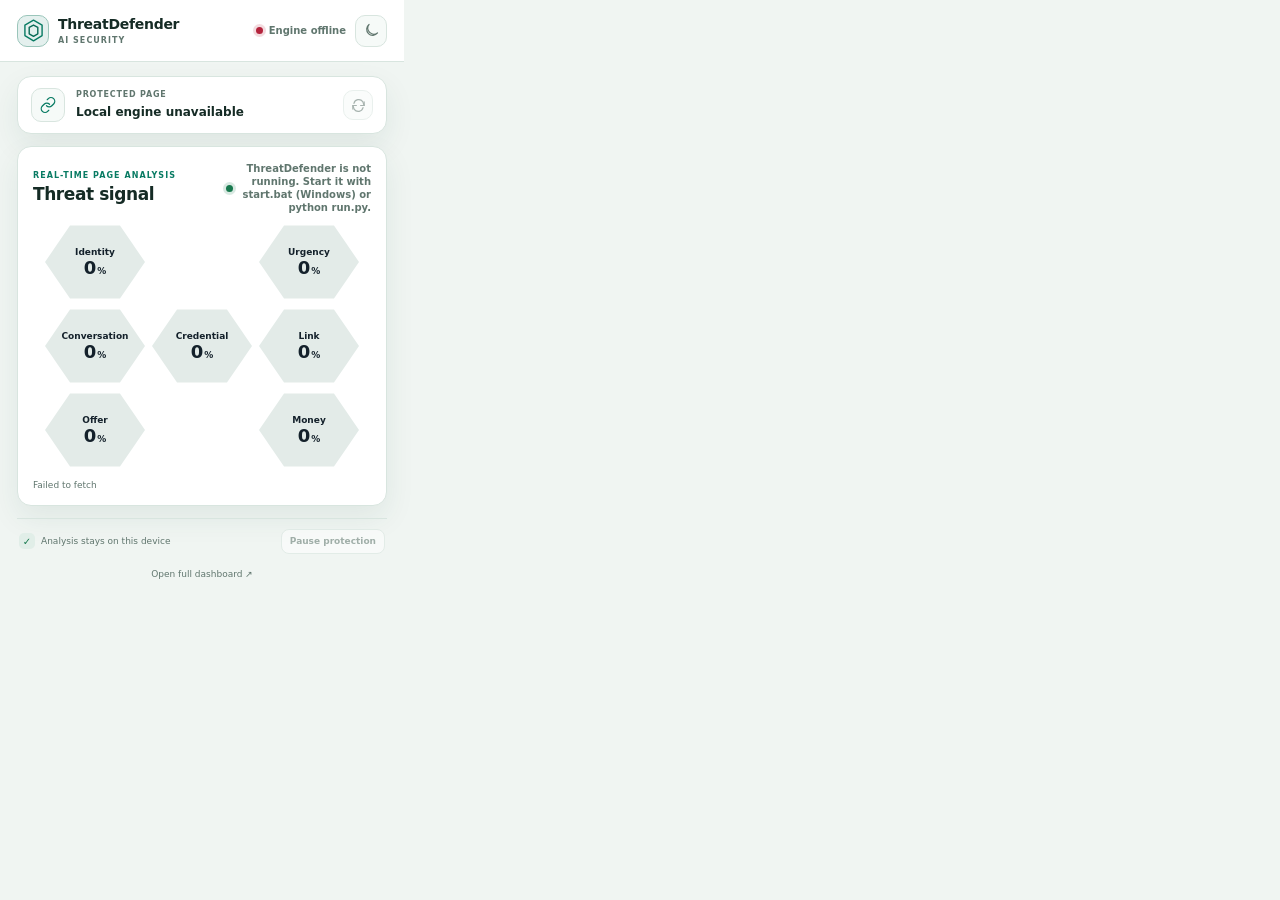
<file: browser_extension/popup.html>
<!doctype html>
<html lang="en">
<head>
  <meta charset="utf-8">
  <meta name="viewport" content="width=device-width, initial-scale=1">
  <title>ThreatDefender AI</title>
  <link rel="stylesheet" href="styles.css">
</head>
<body class="popup">
  <header class="app-header">
    <a class="brand" href="http://127.0.0.1:8000" target="_blank" rel="noopener" aria-label="ThreatDefender AI dashboard">
      <span class="brand-mark" aria-hidden="true">
        <svg viewBox="0 0 32 32"><path d="M16 2.8 27 9v13.5L16 29.2 5 22.5V9z"/><path d="m16 9 5.5 3.1v8.1L16 23.5l-5.5-3.3v-8.1z"/></svg>
      </span>
      <span class="brand-copy"><b>ThreatDefender</b><small>AI SECURITY</small></span>
    </a>
    <div class="header-actions">
      <span class="protection-indicator" id="protectionIndicator"><i></i><span>Checking</span></span>
      <button id="themeToggle" class="icon-button" type="button" aria-label="Switch to light theme" title="Switch to light theme">
        <svg class="sun-icon" viewBox="0 0 24 24" aria-hidden="true"><circle cx="12" cy="12" r="4"/><path d="M12 2v2m0 16v2M4.93 4.93l1.42 1.42m11.3 11.3 1.42 1.42M2 12h2m16 0h2M4.93 19.07l1.42-1.42m11.3-11.3 1.42-1.42"/></svg>
        <svg class="moon-icon" viewBox="0 0 24 24" aria-hidden="true"><path d="M20.5 15.4A8.5 8.5 0 0 1 8.6 3.5 8.5 8.5 0 1 0 20.5 15.4Z"/></svg>
      </button>
    </div>
  </header>

  <main class="popup-content">
    <section class="site-card" aria-labelledby="siteTitle">
      <span class="site-icon" aria-hidden="true">
        <svg viewBox="0 0 24 24"><path d="M10 13a5 5 0 0 0 7.1 0l2.4-2.4a5 5 0 0 0-7.1-7.1l-1.4 1.4"/><path d="M14 11a5 5 0 0 0-7.1 0l-2.4 2.4a5 5 0 0 0 7.1 7.1l1.4-1.4"/></svg>
      </span>
      <span class="site-copy"><small>PROTECTED PAGE</small><b id="siteTitle">Checking current page…</b></span>
      <button id="rescan" class="icon-button rescan-button" type="button" aria-label="Scan this page again" title="Scan this page again">
        <svg viewBox="0 0 24 24" aria-hidden="true"><path d="M20 7v5h-5M4 17v-5h5"/><path d="M5.6 9A7 7 0 0 1 18 6.5L20 12M4 12l2 5.5A7 7 0 0 0 18.4 15"/></svg>
      </button>
    </section>

    <section class="signal-card" aria-labelledby="signalTitle">
      <div class="section-heading">
        <div><span class="eyebrow">REAL-TIME PAGE ANALYSIS</span><h1 id="signalTitle">Threat signal</h1></div>
        <span class="analysis-state"><i></i><span id="state" role="status" aria-live="polite">Checking local engine…</span></span>
      </div>

      <div class="summary-row" id="result" hidden>
        <div class="risk-score" id="riskScore" aria-label="Risk score">
          <b id="score">0</b><span>/100</span>
        </div>
        <div class="verdict-copy">
          <span class="badge" id="verdict"></span>
          <b id="category"></b>
          <small id="reasonSummary"></small>
        </div>
      </div>

      <div id="signalEmpty" class="signal-empty" hidden>
        <span class="empty-mark" aria-hidden="true">✓</span>
        <span><b>Signal breakdown unavailable</b><small>This scan did not include category scores.</small></span>
      </div>
      <div id="honeycomb" class="honeycomb" role="group" aria-label="Threat signal categories" hidden></div>

      <p id="latestThreat" class="latest-threat" hidden></p>
      <p id="mode" class="mode-copy"></p>
    </section>

    <section id="detailPanel" class="detail-panel" aria-live="polite" aria-label="Threat category details" hidden>
      <div class="detail-heading">
        <span class="detail-icon" id="detailIcon" aria-hidden="true"></span>
        <div class="detail-title"><span class="eyebrow">SIGNAL DETAILS</span><h2 id="detailName"></h2></div>
        <button id="closeDetail" class="icon-button close-button" type="button" aria-label="Close category details" title="Close details">×</button>
      </div>
      <div class="detail-meter">
        <div class="detail-meter-label"><b>Signal strength</b><span><b id="detailScore">0</b>%</span></div>
        <div class="progress-track" id="detailTrack" role="progressbar" aria-label="Signal strength" aria-valuemin="0" aria-valuemax="100" aria-valuenow="0"><i id="detailProgress"></i></div>
      </div>
      <span class="severity-pill" id="detailSeverity"></span>
      <div class="detail-explanation" id="detailExplanation"></div>
      <div class="detail-actions">
        <button id="quarantineAction" class="primary-button" type="button">Quarantine</button>
        <button id="safeAction" class="secondary-button" type="button">Mark as safe</button>
      </div>
    </section>

    <footer class="app-footer">
      <span><i class="footer-shield" aria-hidden="true">✓</i> Analysis stays on this device</span>
      <button id="toggle" class="protection-toggle" type="button">Pause protection</button>
    </footer>
    <a class="dashboard-link" href="http://127.0.0.1:8000" target="_blank" rel="noopener">Open full dashboard <span aria-hidden="true">↗</span></a>
  </main>
  <script src="popup.js"></script>
</body>
</html>
</file>
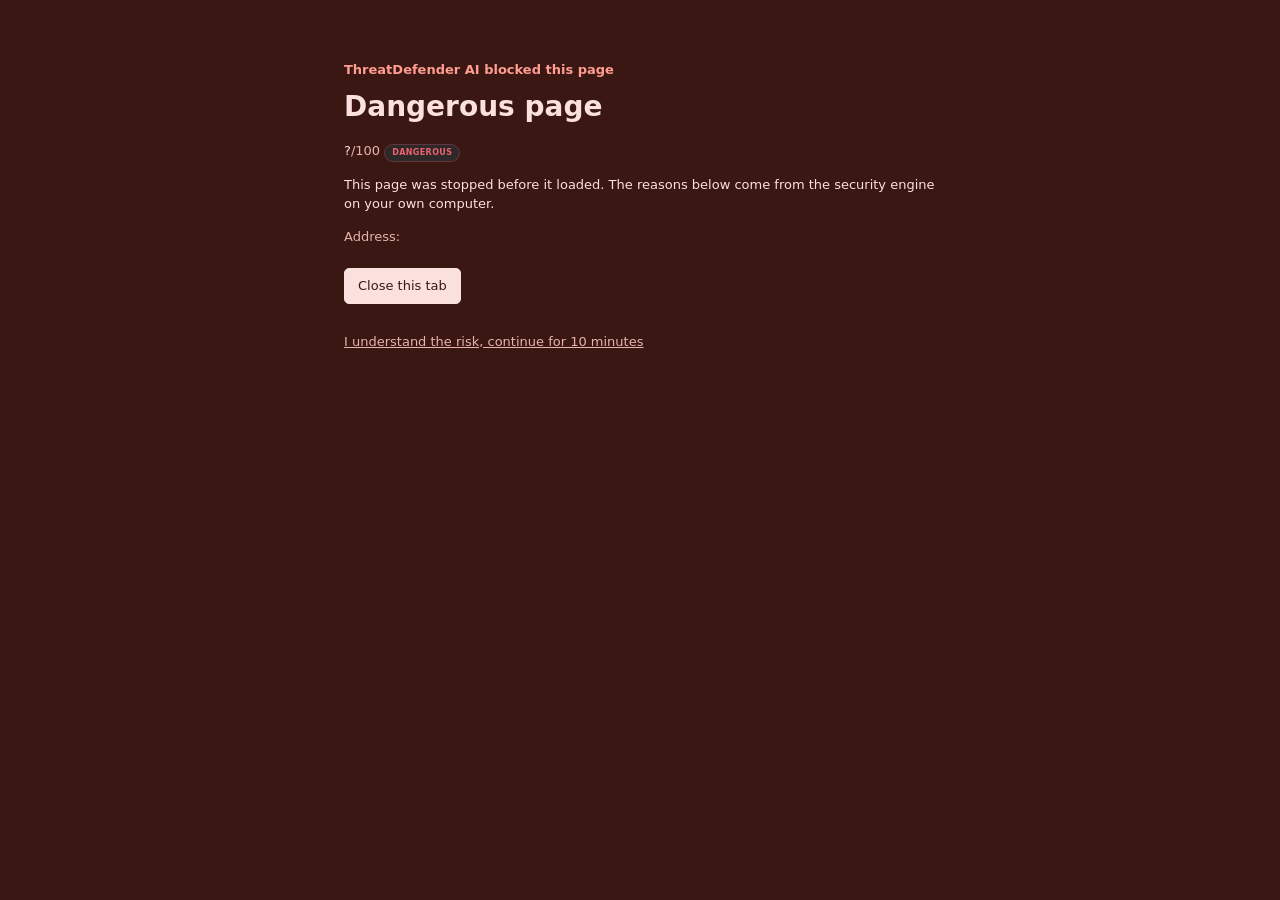
<file: browser_extension/warning.html>
<!doctype html>
<html lang="en"><head><meta charset="utf-8"><title>Page blocked · ThreatDefender AI</title><link rel="stylesheet" href="styles.css"></head>
<body class="warn">
  <main>
    <p class="brand">ThreatDefender AI blocked this page</p>
    <h1 id="title">Dangerous page</h1>
    <p class="scoreline"><span id="score" class="score"></span><span class="muted">/100</span> <span id="verdict" class="badge"></span></p>
    <p>This page was stopped before it loaded. The reasons below come from the security engine on your own computer.</p>
    <ul id="reasons"></ul>
    <p class="muted">Address: <code id="addr"></code></p>
    <div class="actions">
      <button id="close" class="primary" type="button">Close this tab</button>
      <a id="analyze" href="#" target="_blank" rel="noopener">See full analysis</a>
    </div>
    <p class="proceed"><button id="proceed" class="link" type="button">I understand the risk, continue for 10 minutes</button></p>
  </main>
  <script src="warning.js"></script>
</body></html>
</file>
<file: browser_extension/styles.css>
:root {
  color-scheme: dark;
  --ink: #e7f1ed;
  --muted: #9bb0a9;
  --paper: #0d1715;
  --panel: #14211e;
  --panel-raised: #1a2b26;
  --line: #2a4038;
  --accent: #2fc4a0;
  --accent-strong: #45d9b4;
  --accent-ink: #062019;
  --safe: #48cc91;
  --warning: #e09a40;
  --danger: #c44d24;
  --critical: #ed6170;
  --shadow: 0 12px 30px rgba(0, 0, 0, .24);
  --entrance-duration: 650ms;
  font-family: "Segoe UI Variable", "Segoe UI", system-ui, -apple-system, sans-serif;
}
:root[data-theme="light"] {
  color-scheme: light;
  --ink: #152b25;
  --muted: #60766e;
  --paper: #f0f5f2;
  --panel: #ffffff;
  --panel-raised: #f6faf8;
  --line: #d8e5df;
  --accent: #087b63;
  --accent-strong: #096b57;
  --accent-ink: #ffffff;
  --safe: #18794e;
  --warning: #e09a40;
  --danger: #c44d24;
  --critical: #b4233c;
  --shadow: 0 12px 30px rgba(30, 75, 59, .08);
}
* { box-sizing: border-box; }
[hidden] { display: none !important; }
html { min-width: 360px; }
body { margin: 0; color: var(--ink); background: var(--paper); font: 13px/1.5 "Segoe UI", system-ui, sans-serif; }
button, a { font: inherit; }
a { color: var(--accent); }
button { color: inherit; }
button:focus-visible, a:focus-visible { outline: 2px solid var(--accent-strong); outline-offset: 3px; }
.muted, .small { color: var(--muted); }
.small { font-size: 11px; }

/* Popup dashboard */
.popup { width: 404px; min-height: 100%; padding: 0 17px 14px; background: var(--paper); }
.app-header { display: flex; align-items: center; justify-content: space-between; height: 62px; margin: 0 -17px 14px; padding: 0 17px; border-bottom: 1px solid var(--line); background: var(--panel); }
.brand { display: inline-flex; align-items: center; gap: 9px; color: var(--ink); text-decoration: none; }
.brand-mark { display: grid; width: 32px; height: 32px; place-items: center; border: 1px solid color-mix(in srgb, var(--accent) 30%, var(--line)); border-radius: 10px; background: color-mix(in srgb, var(--accent) 11%, var(--panel)); }
.brand-mark svg { width: 25px; height: 25px; fill: none; stroke: var(--accent); stroke-width: 1.8; stroke-linejoin: round; }
.brand-mark svg path + path { stroke: var(--accent-strong); }
.brand-copy { display: grid; line-height: 1.15; }
.brand-copy b { font-size: 14px; letter-spacing: -.02em; }
.brand-copy small { margin-top: 4px; color: var(--muted); font-size: 8px; font-weight: 750; letter-spacing: .13em; }
.header-actions { display: flex; align-items: center; gap: 9px; }
.protection-indicator, .analysis-state { display: inline-flex; align-items: center; gap: 6px; color: var(--muted); font-size: 10px; font-weight: 650; }
.protection-indicator i, .analysis-state i { width: 7px; height: 7px; border-radius: 50%; background: var(--safe); box-shadow: 0 0 0 3px color-mix(in srgb, var(--safe) 16%, transparent); }
.protection-indicator.is-paused i { background: var(--warning); box-shadow: 0 0 0 3px color-mix(in srgb, var(--warning) 16%, transparent); }
.protection-indicator.is-offline i { background: var(--critical); box-shadow: 0 0 0 3px color-mix(in srgb, var(--critical) 16%, transparent); }
.icon-button { display: inline-grid; width: 32px; height: 32px; flex: 0 0 32px; place-items: center; padding: 0; border: 1px solid var(--line); border-radius: 10px; color: var(--muted); background: var(--panel-raised); cursor: pointer; transition: color 160ms ease, border-color 160ms ease, background 160ms ease; }
.icon-button:hover { border-color: var(--accent); color: var(--accent); }
.icon-button svg { width: 17px; height: 17px; fill: none; stroke: currentColor; stroke-width: 1.7; stroke-linecap: round; stroke-linejoin: round; }
.moon-icon, :root[data-theme="light"] .sun-icon { display: none; }
:root[data-theme="light"] .moon-icon { display: block; }
.popup-content { display: grid; gap: 12px; }
.site-card, .signal-card, .detail-panel { border: 1px solid var(--line); border-radius: 14px; background: var(--panel); box-shadow: var(--shadow); }
.site-card { display: flex; align-items: center; gap: 11px; padding: 11px 13px; }
.site-icon { display: grid; width: 34px; height: 34px; flex: 0 0 34px; place-items: center; border: 1px solid var(--line); border-radius: 10px; color: var(--accent); background: var(--panel-raised); }
.site-icon svg { width: 18px; height: 18px; fill: none; stroke: currentColor; stroke-width: 1.7; stroke-linecap: round; stroke-linejoin: round; }
.site-copy { display: grid; min-width: 0; flex: 1; line-height: 1.35; }
.site-copy small { color: var(--muted); font-size: 8px; font-weight: 750; letter-spacing: .1em; }
.site-copy b { overflow: hidden; margin-top: 3px; font-size: 12px; text-overflow: ellipsis; white-space: nowrap; }
.rescan-button { width: 30px; height: 30px; flex-basis: 30px; }
.rescan-button:disabled { opacity: .55; cursor: wait; }
.signal-card { padding: 15px 15px 12px; overflow: hidden; }
.section-heading { display: flex; justify-content: space-between; align-items: center; gap: 8px; }
.eyebrow { display: block; color: var(--accent); font-size: 8px; font-weight: 800; letter-spacing: .13em; }
.section-heading h1 { margin: 2px 0 0; font-size: 17px; line-height: 1.25; letter-spacing: -.025em; }
.analysis-state { max-width: 145px; justify-content: flex-end; text-align: right; line-height: 1.3; }
.analysis-state i { flex: 0 0 7px; }
.analysis-state[aria-busy="true"] i { animation: status-pulse 1.1s ease-in-out infinite; }
.summary-row { display: flex; align-items: center; gap: 13px; margin: 14px 0 7px; padding: 10px 11px; border: 1px solid var(--line); border-radius: 12px; background: var(--panel-raised); }
.risk-score { display: flex; align-items: baseline; gap: 2px; min-width: 70px; color: var(--safe); }
.risk-score b { font-size: 31px; line-height: 1; letter-spacing: -.06em; font-variant-numeric: tabular-nums; }
.risk-score span { color: var(--muted); font-size: 10px; }
.risk-score[data-severity="medium"] { color: var(--warning); }
.risk-score[data-severity="high"] { color: var(--critical); }
.verdict-copy { display: grid; min-width: 0; gap: 2px; }
.verdict-copy > b { overflow: hidden; font-size: 11px; text-overflow: ellipsis; white-space: nowrap; }
.verdict-copy > small { overflow: hidden; color: var(--muted); font-size: 9px; text-overflow: ellipsis; white-space: nowrap; }
.badge { display: inline-block; width: fit-content; padding: 2px 7px; border: 1px solid transparent; border-radius: 99px; font-size: 8px; font-weight: 800; letter-spacing: .045em; }
.v-SAFE { border-color: color-mix(in srgb, var(--safe) 26%, transparent); color: var(--safe); background: color-mix(in srgb, var(--safe) 12%, var(--panel)); }
.v-SUSPICIOUS { border-color: color-mix(in srgb, var(--warning) 26%, transparent); color: var(--warning); background: color-mix(in srgb, var(--warning) 12%, var(--panel)); }
.v-DANGEROUS, .v-CRITICAL { border-color: color-mix(in srgb, var(--critical) 26%, transparent); color: var(--critical); background: color-mix(in srgb, var(--critical) 12%, var(--panel)); }
.honeycomb { position: relative; display: grid; grid-template-columns: repeat(3, minmax(0, 1fr)); grid-template-rows: repeat(3, 76px); gap: 8px 7px; margin: 8px 0 5px; padding: 2px 12px 4px; overflow: visible; }
.hex-tile { --tile-color: #e3ebe8; position: relative; display: grid; align-content: center; justify-items: center; gap: 2px; min-width: 0; padding: 7px 3px; overflow: hidden; border: 0; clip-path: polygon(25% 2%, 75% 2%, 100% 50%, 75% 98%, 25% 98%, 0 50%); color: #14212b; background-color: var(--tile-color); cursor: pointer; -webkit-tap-highlight-color: transparent; transform: scale(1); transform-origin: center; transition: transform 200ms ease, filter 200ms ease, opacity 200ms ease, background-color 650ms ease; animation: tile-enter var(--entrance-duration) cubic-bezier(.2, .85, .25, 1.25) both, tile-float 3.7s ease-in-out var(--float-phase) infinite; animation-delay: calc(var(--tile-order) * 80ms), var(--float-phase); }
.hex-tile[data-severity="medium"] { color: #14212b; }
.hex-tile[data-severity="high"] { color: #fff; animation-name: tile-enter, tile-float, tile-glow; animation-duration: var(--entrance-duration), 3.7s, 2.5s; animation-timing-function: cubic-bezier(.2, .85, .25, 1.25), ease-in-out, ease-in-out; animation-delay: calc(var(--tile-order) * 80ms), var(--float-phase), 0ms; animation-iteration-count: 1, infinite, infinite; animation-fill-mode: both, none, none; }
.hex-tile:hover { z-index: 1; filter: brightness(1.08) drop-shadow(0 5px 5px color-mix(in srgb, var(--tile-color) 35%, transparent)); transform: scale(1.08); }
.hex-tile:hover, .hex-tile:focus-visible { animation-play-state: paused; }
.hex-tile:active, .hex-tile.pressed { transform: scale(.95); }
.hex-tile:focus { outline: none; }
.hex-tile:focus-visible { z-index: 2; outline: none; filter: drop-shadow(0 0 5px #fff) drop-shadow(0 0 8px var(--accent)); }
.hex-tile.selected { z-index: 2; filter: drop-shadow(0 0 3px var(--tile-color)) drop-shadow(0 0 8px var(--tile-color)); transform: scale(1.04); }
.hex-tile.selected:focus-visible { filter: drop-shadow(0 0 4px #fff) drop-shadow(0 0 10px var(--tile-color)); }
.hex-tile.dimmed { opacity: .6; }
.tile-category { max-width: 100%; overflow: hidden; font-size: 9px; font-weight: 650; line-height: 1.15; text-overflow: ellipsis; white-space: nowrap; }
.tile-score { font-size: 18px; line-height: 1; font-variant-numeric: tabular-nums; }
.tile-score span { margin-left: 1px; font-size: 9px; }
.hex-tile[data-key="identity"] { grid-area: 1 / 1; }
.hex-tile[data-key="urgency"] { grid-area: 1 / 3; }
.hex-tile[data-key="conversation"] { grid-area: 2 / 1; }
.hex-tile[data-key="credential"] { grid-area: 2 / 2; }
.hex-tile[data-key="link"] { grid-area: 2 / 3; }
.hex-tile[data-key="offer"] { grid-area: 3 / 1; }
.hex-tile[data-key="money"] { grid-area: 3 / 3; }
.ripple-wave { position: absolute; z-index: 3; width: 18px; height: 18px; border: 2px solid; border-radius: 50%; pointer-events: none; animation: ripple-expand 620ms ease-out forwards; }
.signal-empty { display: flex; align-items: center; gap: 10px; min-height: 95px; padding: 12px; color: var(--muted); }
.signal-empty > span:last-child { display: grid; gap: 3px; }
.signal-empty small { font-size: 10px; }
.empty-mark { display: grid; width: 30px; height: 30px; flex: 0 0 30px; place-items: center; border-radius: 9px; color: var(--safe); background: color-mix(in srgb, var(--safe) 12%, var(--panel)); font-size: 16px; }
.latest-threat { margin: 8px 0 0; padding-top: 9px; border-top: 1px solid var(--line); color: var(--muted); font-size: 9px; }
.mode-copy { margin: 7px 0 0; color: var(--muted); font-size: 9px; }

/* Category detail */
.detail-panel { position: relative; padding: 15px; animation: detail-in 220ms ease-out both; }
.detail-heading { display: flex; align-items: center; gap: 10px; }
.detail-icon { display: grid; width: 36px; height: 36px; flex: 0 0 36px; place-items: center; border: 1px solid color-mix(in srgb, var(--accent) 28%, var(--line)); border-radius: 11px; color: var(--accent); background: color-mix(in srgb, var(--accent) 10%, var(--panel)); font-size: 13px; font-weight: 800; }
.detail-title { min-width: 0; flex: 1; }
.detail-title h2 { margin: 2px 0 0; font-size: 15px; }
.close-button { font-size: 22px; line-height: 1; }
.detail-meter { margin-top: 14px; }
.detail-meter-label { display: flex; justify-content: space-between; align-items: center; margin-bottom: 6px; font-size: 10px; }
.detail-meter-label > span { color: var(--muted); font-variant-numeric: tabular-nums; }
.progress-track { height: 7px; overflow: hidden; border-radius: 99px; background: var(--line); }
.progress-track i { display: block; width: 0; height: 100%; border-radius: inherit; background: var(--warning); transition: width 520ms cubic-bezier(.2, .75, .25, 1); }
.detail-panel[data-severity="high"] .progress-track i { background: var(--danger); }
.severity-pill { display: inline-block; margin-top: 8px; padding: 3px 8px; border-radius: 99px; color: var(--muted); background: var(--panel-raised); font-size: 9px; font-weight: 750; }
.detail-panel[data-severity="medium"] .severity-pill { color: var(--warning); background: color-mix(in srgb, var(--warning) 13%, var(--panel)); }
.detail-panel[data-severity="high"] .severity-pill { color: var(--critical); background: color-mix(in srgb, var(--critical) 13%, var(--panel)); }
.detail-explanation { margin-top: 12px; font-size: 10px; }
.explanation-heading { display: block; margin-bottom: 5px; }
.detail-explanation ul { display: grid; gap: 4px; margin: 0; padding-left: 17px; color: var(--muted); }
.detail-explanation li::marker { color: var(--accent); }
.no-signal-message { margin: 0; color: var(--safe); font-weight: 700; }
.recommended-action { margin: 9px 0 0; padding: 8px 10px; border-left: 2px solid var(--accent); border-radius: 0 8px 8px 0; color: var(--muted); background: color-mix(in srgb, var(--accent) 7%, var(--panel)); font-size: 9px; }
.detail-actions { display: flex; gap: 8px; margin-top: 12px; }
.primary-button, .secondary-button { min-height: 32px; padding: 6px 11px; border: 1px solid var(--line); border-radius: 9px; font-size: 10px; font-weight: 700; cursor: pointer; transition: filter 140ms ease, transform 140ms ease; }
.primary-button { border-color: var(--accent); color: var(--accent-ink); background: var(--accent); }
.secondary-button { color: var(--ink); background: var(--panel-raised); }
.primary-button:hover, .secondary-button:hover { filter: brightness(1.08); transform: translateY(-1px); }

/* Actions and shared warning interstitial */
.app-footer { display: flex; justify-content: space-between; align-items: center; gap: 10px; padding: 10px 2px 0; border-top: 1px solid var(--line); color: var(--muted); font-size: 9px; }
.app-footer > span { display: inline-flex; align-items: center; gap: 6px; }
.footer-shield { display: grid; width: 16px; height: 16px; place-items: center; border-radius: 5px; color: var(--safe); background: color-mix(in srgb, var(--safe) 13%, var(--panel)); font-size: 10px; font-style: normal; font-weight: 800; }
.protection-toggle { padding: 5px 8px; border: 1px solid var(--line); border-radius: 8px; color: var(--muted); background: var(--panel); font-size: 9px; font-weight: 650; cursor: pointer; }
.protection-toggle:hover { border-color: var(--accent); color: var(--accent); }
.dashboard-link { justify-self: center; padding: 2px 6px; color: var(--muted); font-size: 9px; text-decoration: none; }
.dashboard-link:hover { color: var(--accent); }
button:disabled { opacity: .55; cursor: not-allowed; }
body.warn { min-height: 100vh; color: #fbe1de; background: #3a1713; }
.warn main { max-width: 640px; margin: 0 auto; padding: 60px 24px; }
.warn .brand { color: #ff9d92; font-weight: 600; margin: 0 0 6px; }
.warn h1 { font-size: 28px; margin: 0 0 12px; }
.warn .muted { color: #e7b3ac; }
.warn code { word-break: break-all; }
.warn .actions { display: flex; gap: 18px; align-items: center; margin: 22px 0 14px; }
.warn a { color: #ffd1cb; }
.warn button { padding: 7px 13px; border: 1px solid #7a3a33; border-radius: 5px; color: #fbe1de; background: transparent; cursor: pointer; }
.warn button.primary { border-color: #fbe1de; color: #3a1713; background: #fbe1de; }
.warn .proceed { margin-top: 28px; }
.warn button.link { padding: 0; border: 0; color: #e7b3ac; background: transparent; text-decoration: underline; font-size: 13px; }
.warn ul { padding-left: 18px; margin: 8px 0; }

@keyframes tile-enter { 0% { opacity: 0; transform: scale(.6); } 100% { opacity: 1; transform: scale(1); } }
@keyframes tile-float { 0%, 100% { translate: 0 0; } 50% { translate: 0 -3px; } }
@keyframes tile-glow { 0%, 100% { filter: drop-shadow(0 0 2px color-mix(in srgb, var(--tile-color) 32%, transparent)); } 50% { filter: drop-shadow(0 0 7px color-mix(in srgb, var(--tile-color) 66%, transparent)); } }
@keyframes ripple-expand { 0% { opacity: .85; transform: translate(-50%, -50%) scale(.2); } 100% { opacity: 0; transform: translate(-50%, -50%) scale(5.2); } }
@keyframes detail-in { from { opacity: 0; translate: 0 8px; } to { opacity: 1; translate: 0 0; } }
@keyframes status-pulse { 0%, 100% { opacity: 1; } 50% { opacity: .35; } }

@media (max-width: 390px) {
  html { min-width: 320px; }
  .popup { width: 100%; min-width: 320px; padding-inline: 12px; }
  .app-header { margin-inline: -12px; padding-inline: 12px; }
  .honeycomb { padding-inline: 4px; grid-template-rows: repeat(3, 70px); }
}
@media (max-width: 360px) {
  .honeycomb { gap: 0 3px; padding-inline: 0; }
  .hex-tile { padding-inline: 1px; }
  .tile-category { font-size: 8px; }
}
@media (max-width: 360px) {
  .detail-panel { position: fixed; z-index: 6; right: 8px; bottom: 8px; left: 8px; max-height: 75vh; overflow: auto; border-radius: 18px 18px 14px 14px; box-shadow: 0 20px 60px rgba(0, 0, 0, .45); }
}
@media (prefers-reduced-motion: reduce) {
  *, *::before, *::after { scroll-behavior: auto !important; animation: none !important; transition: none !important; }
  .hex-tile { opacity: 1; transform: none; }
}
</file>
